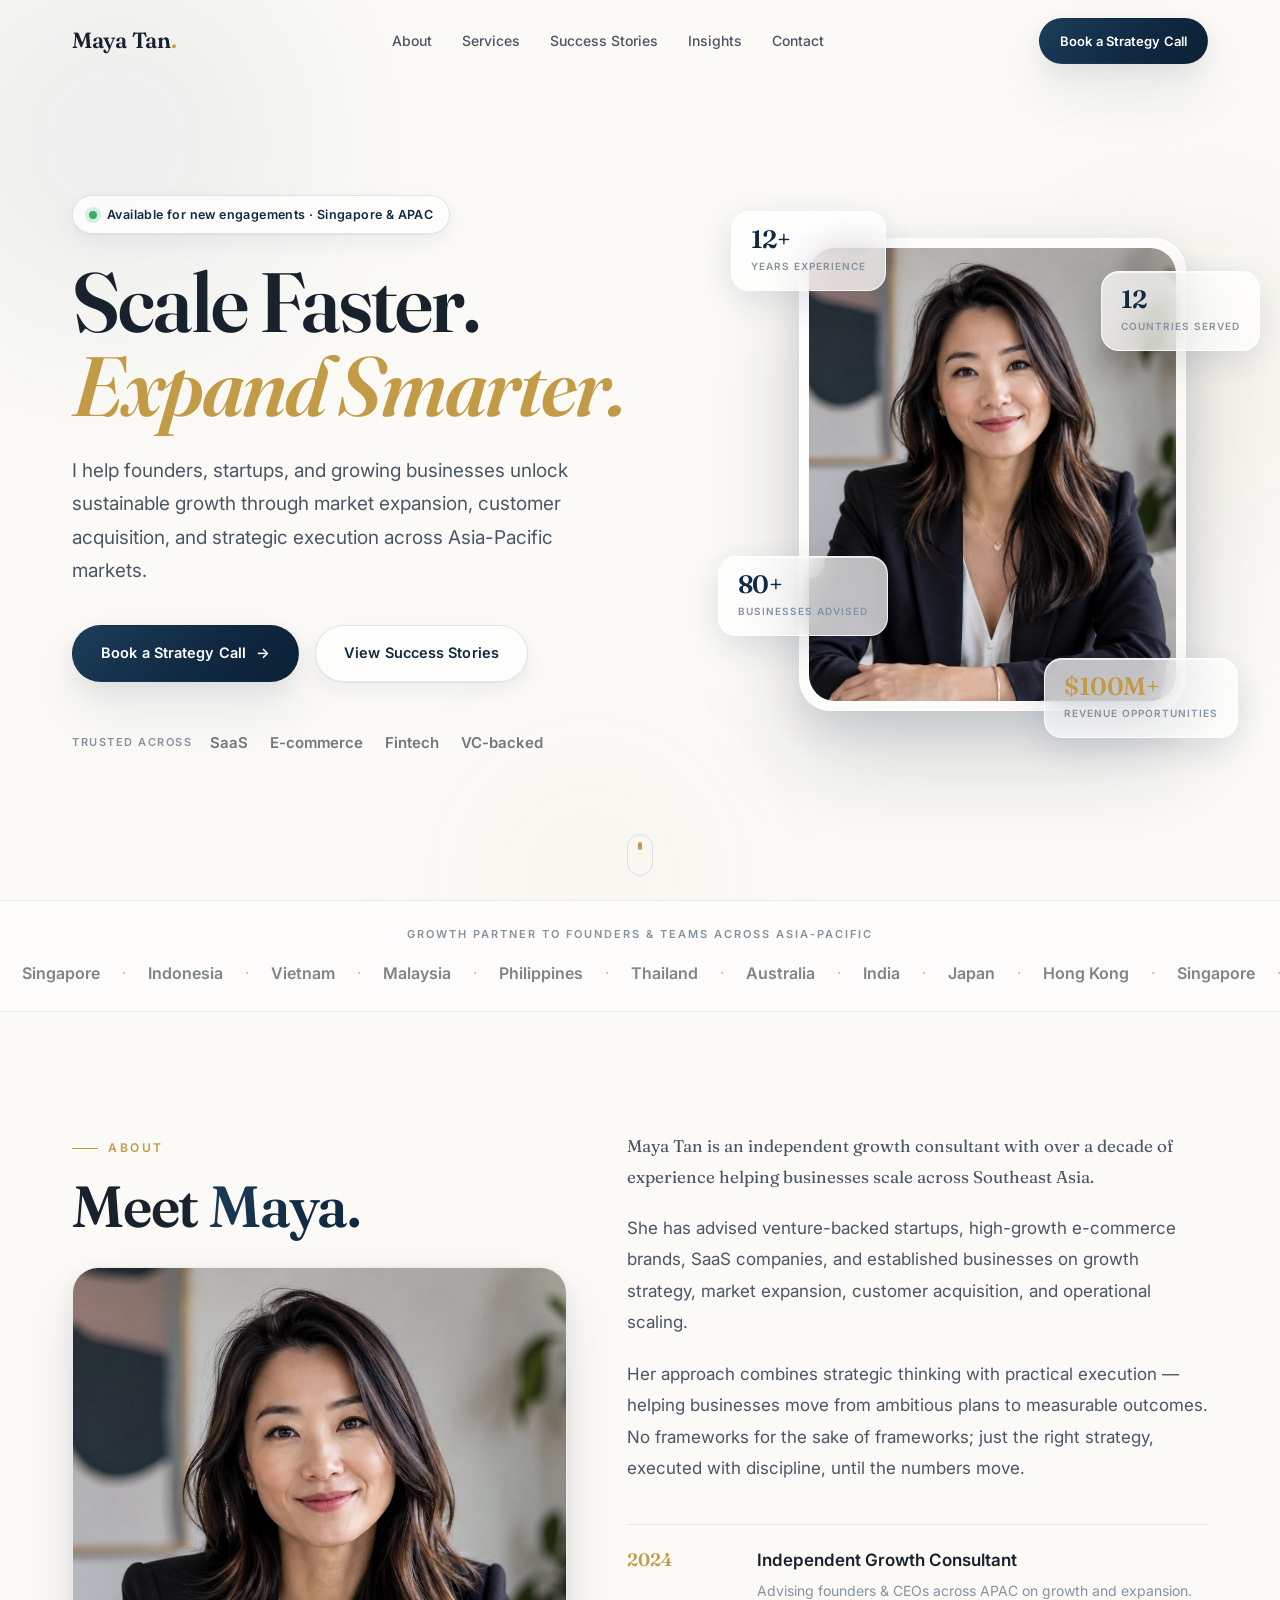
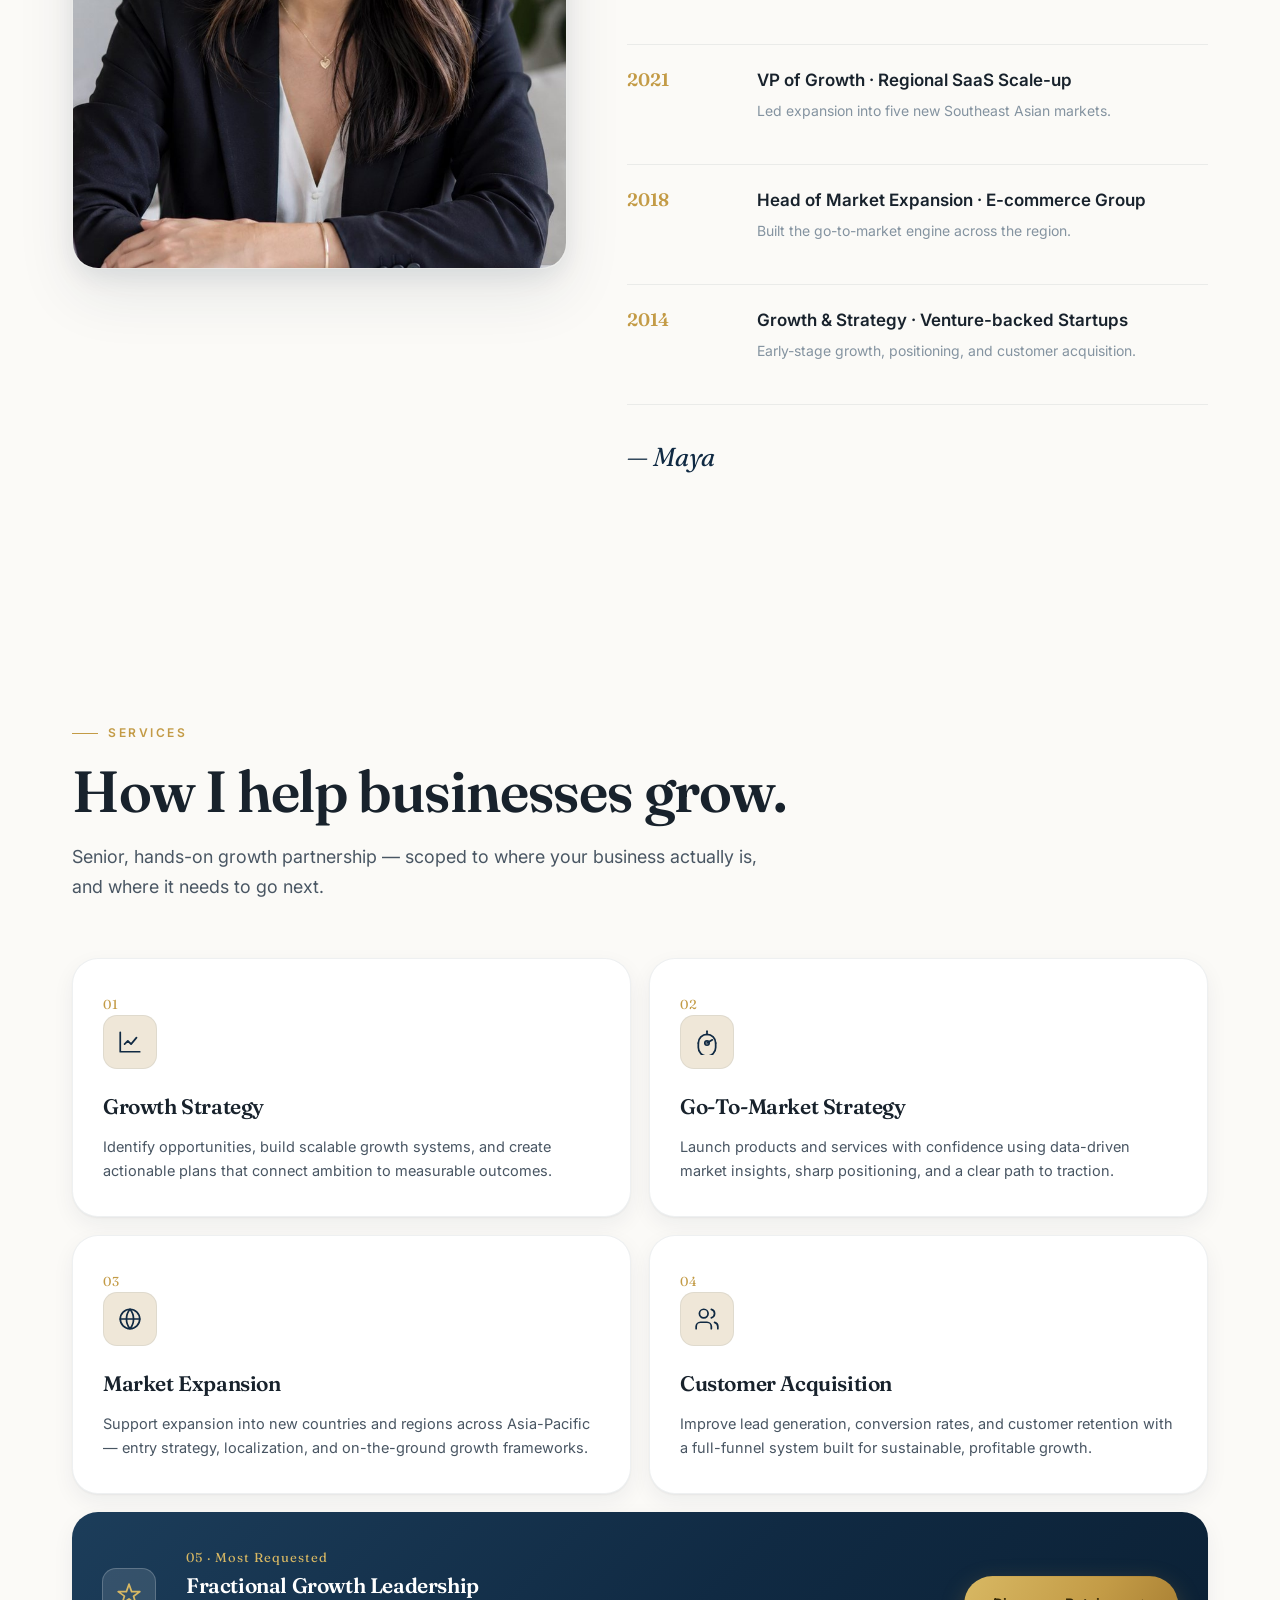
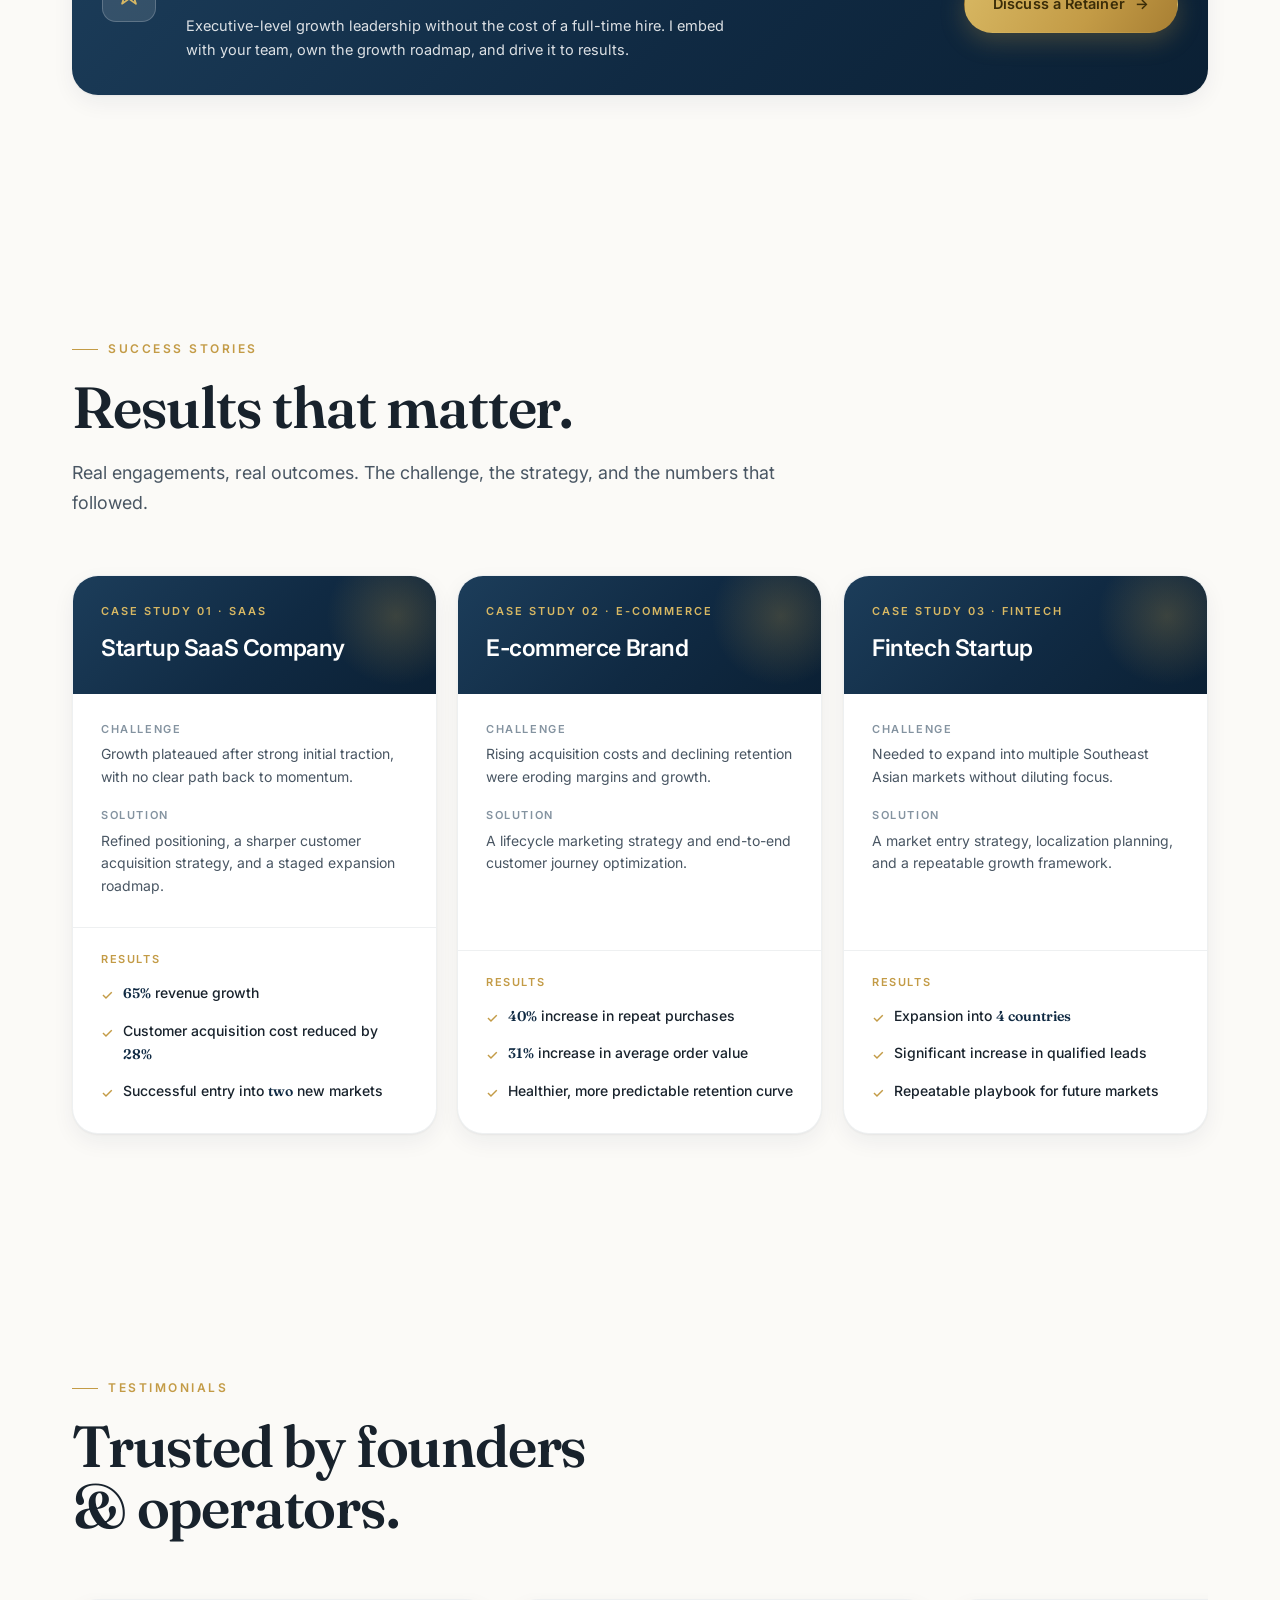
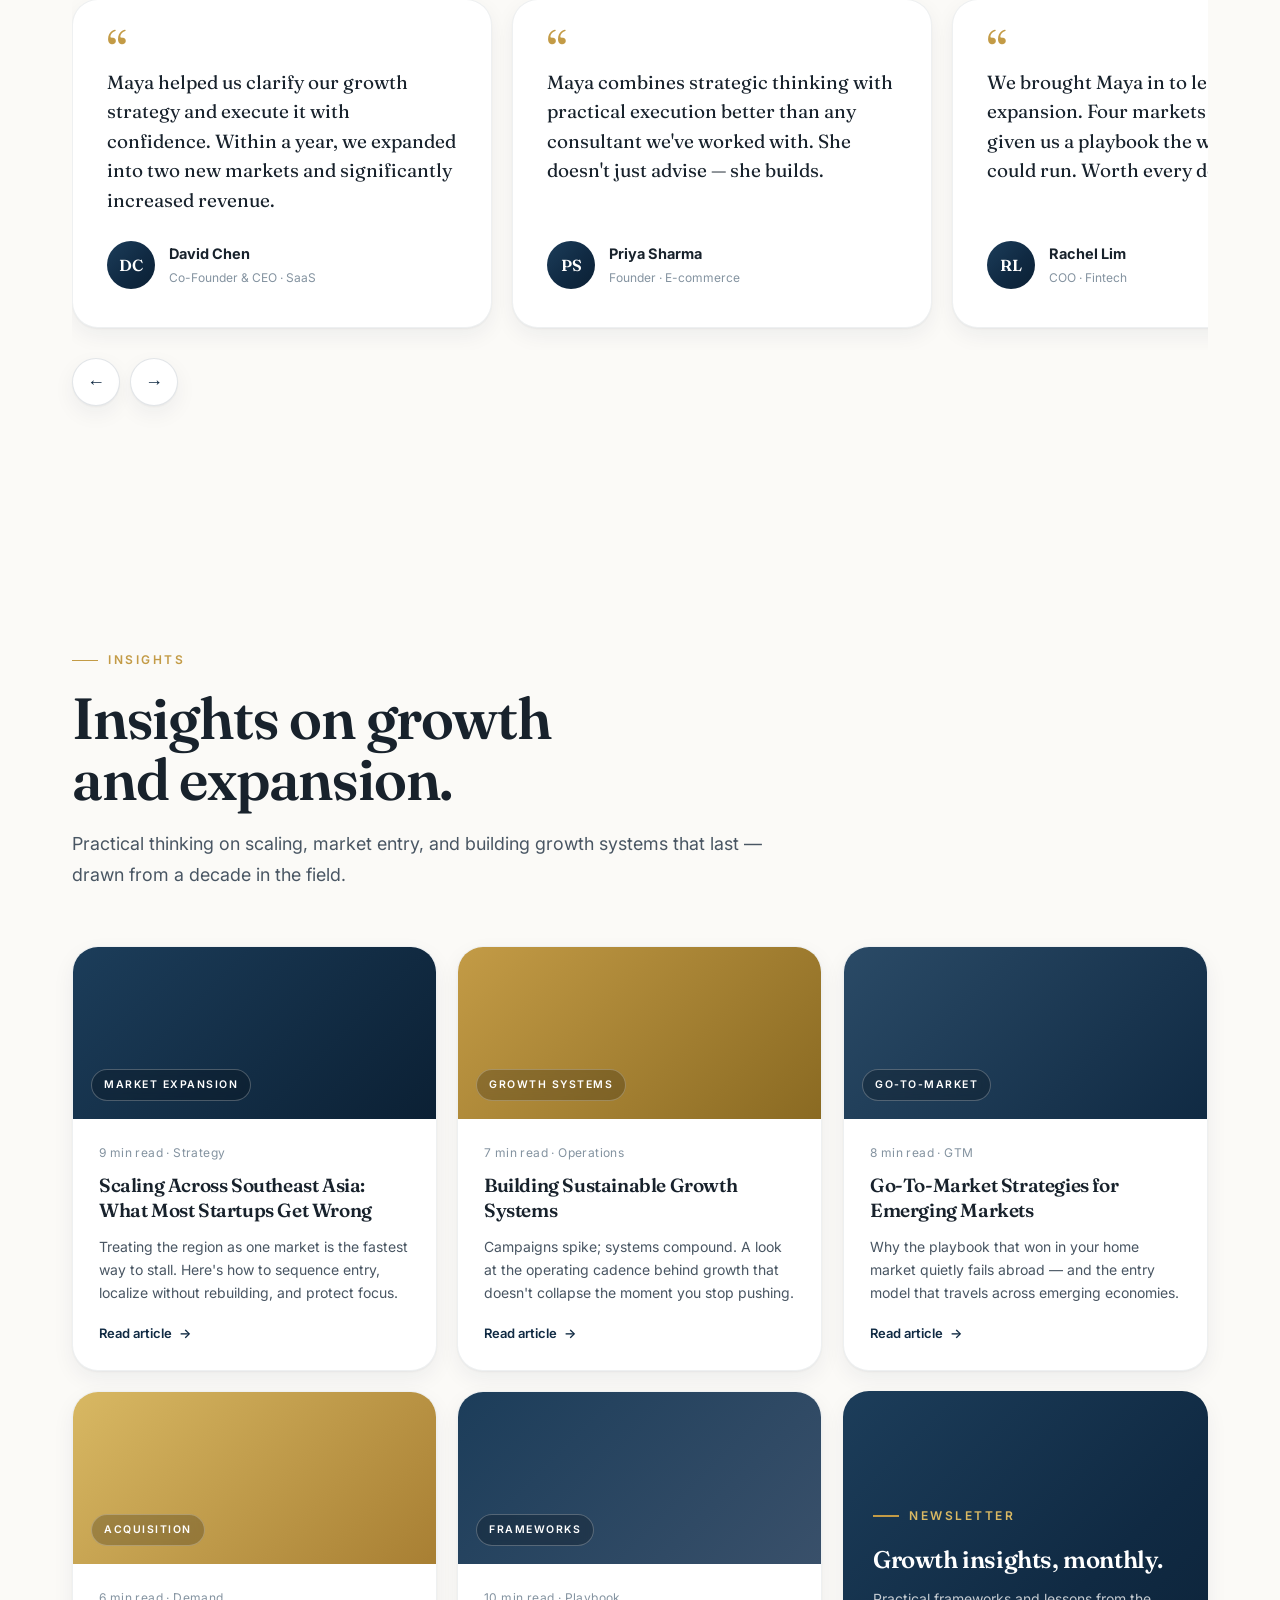
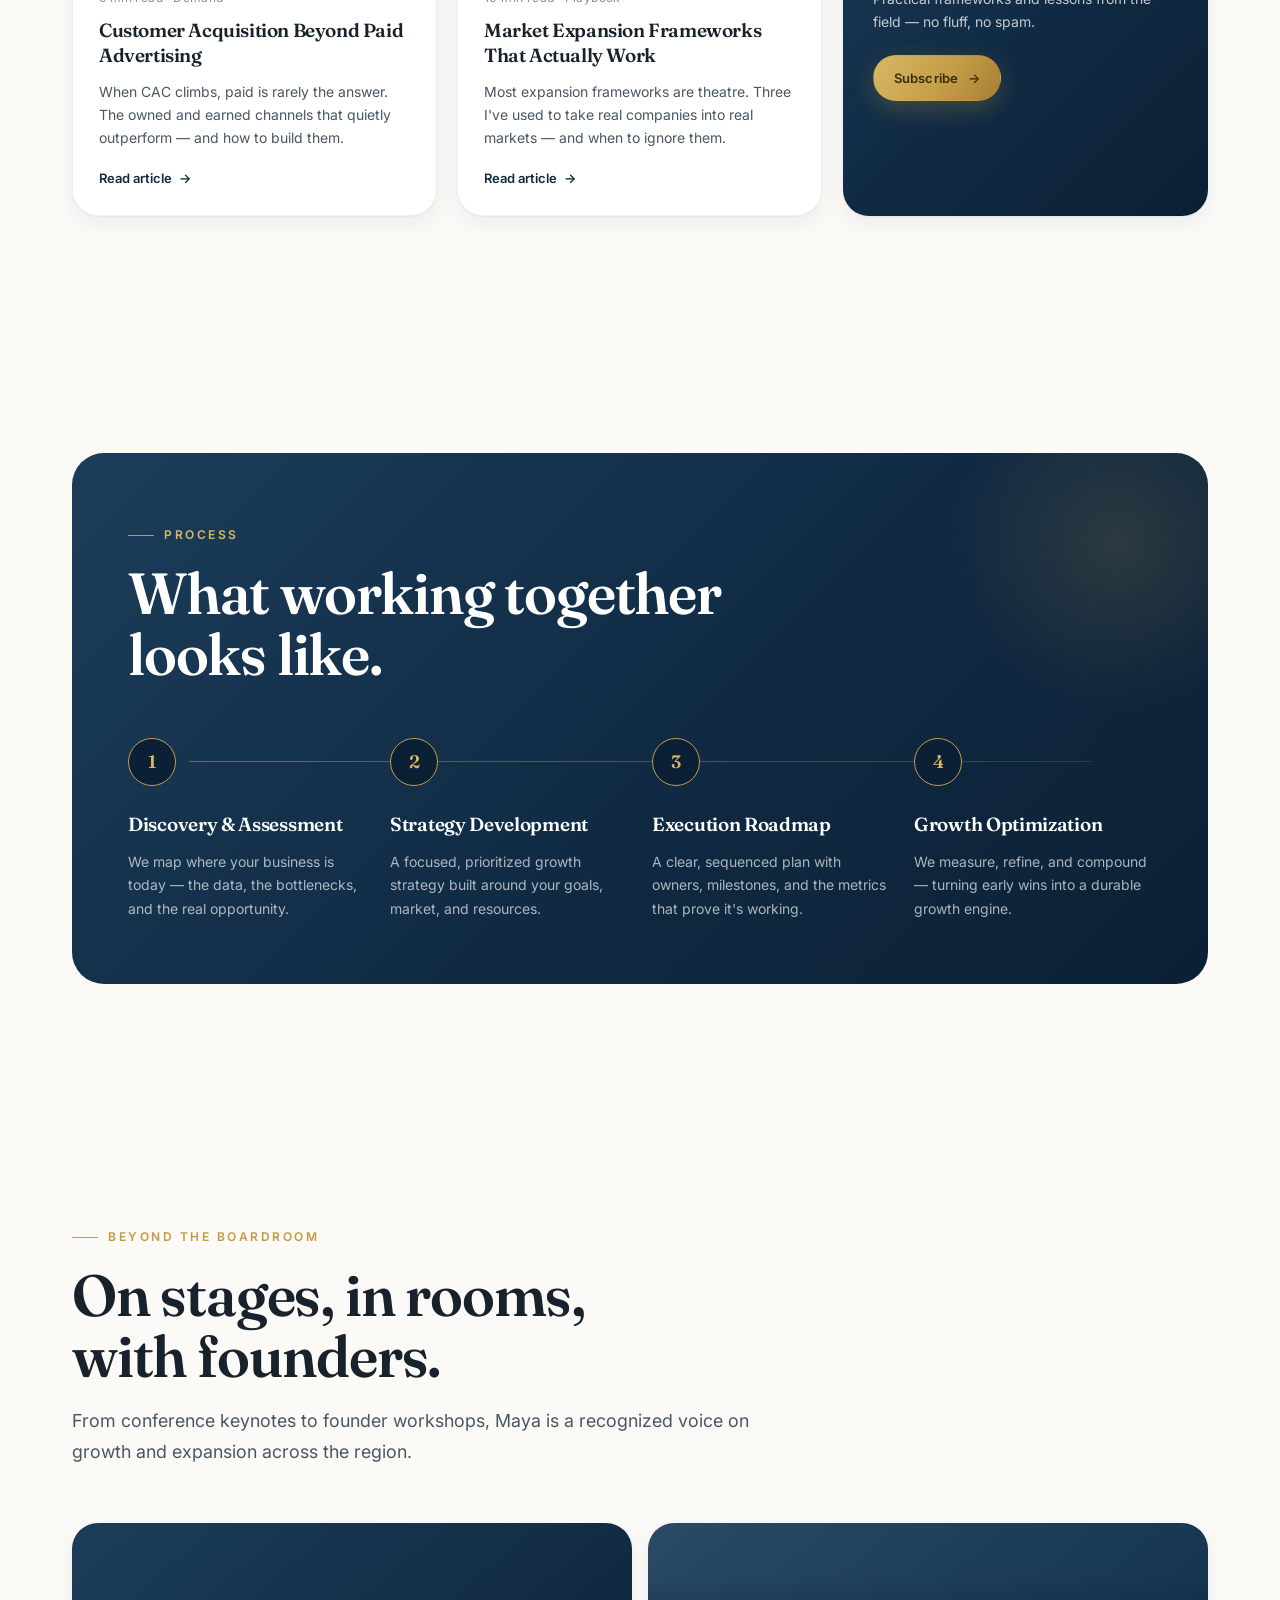
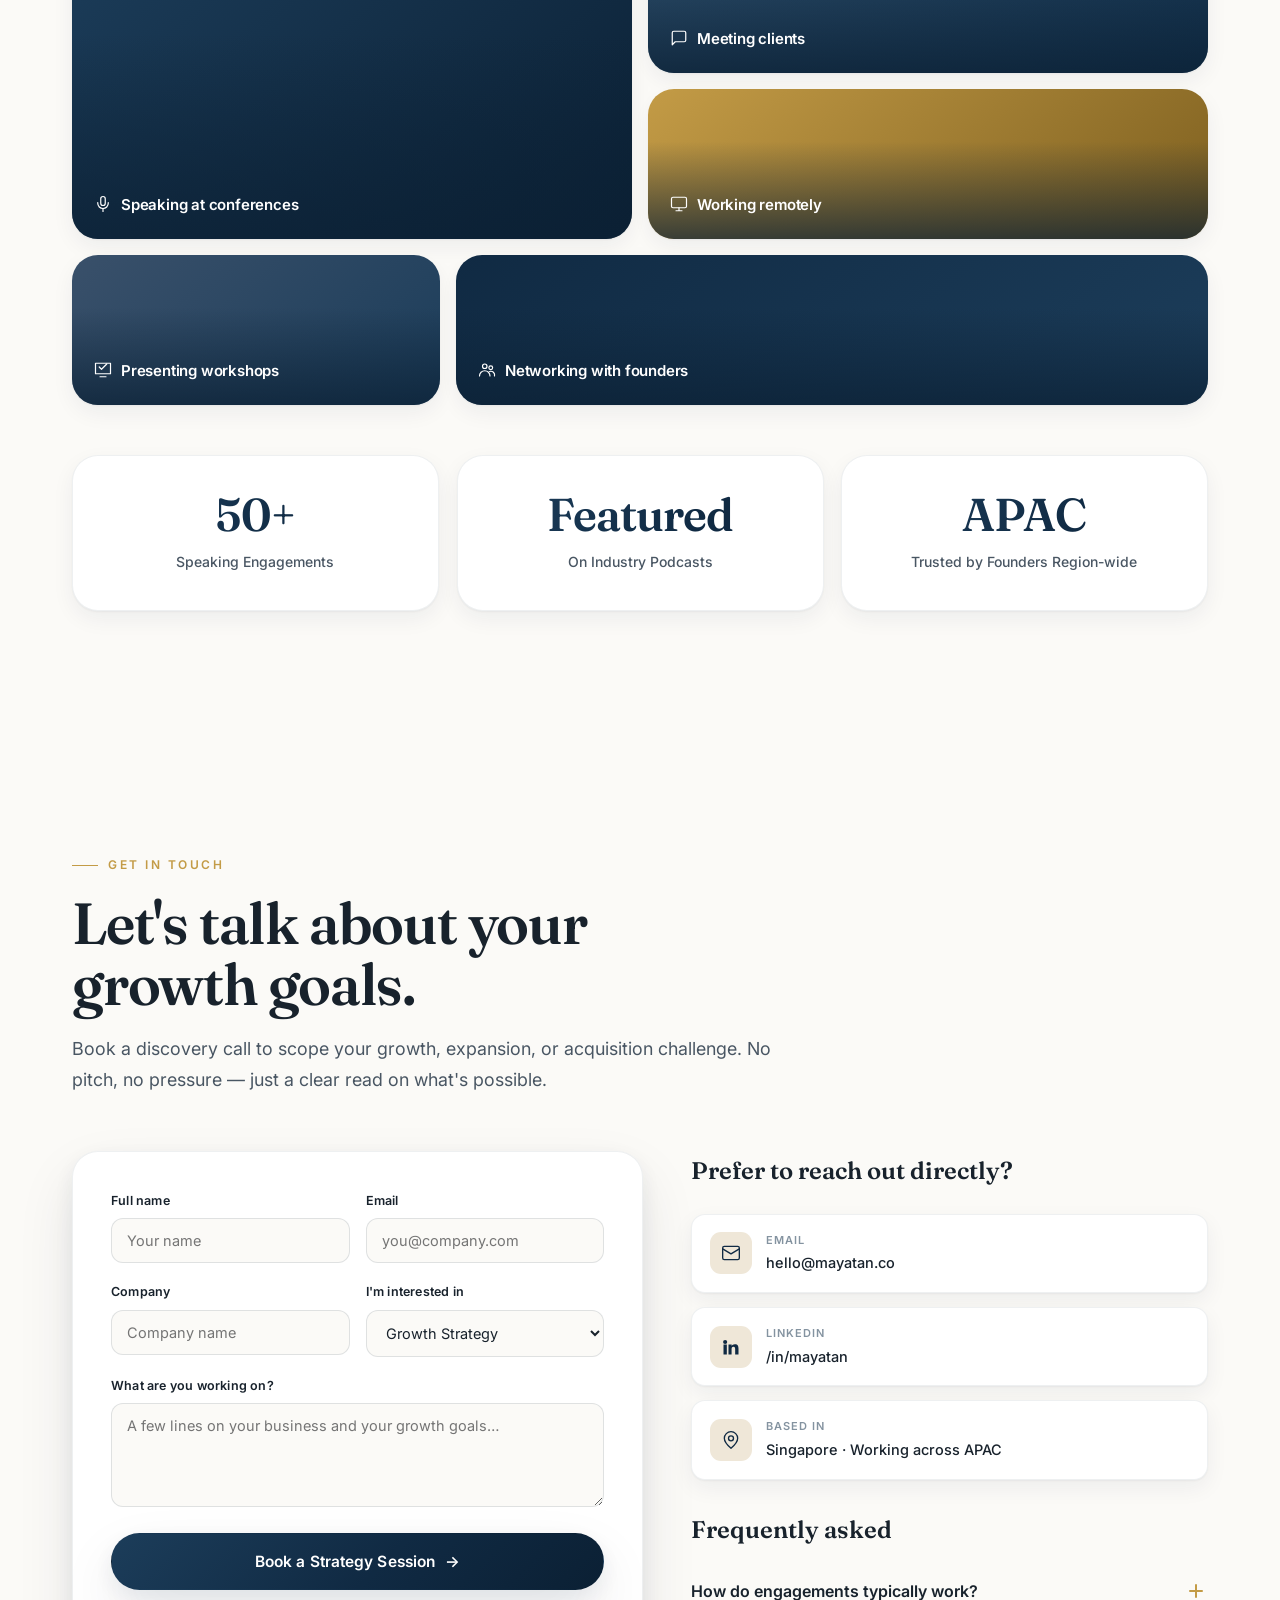
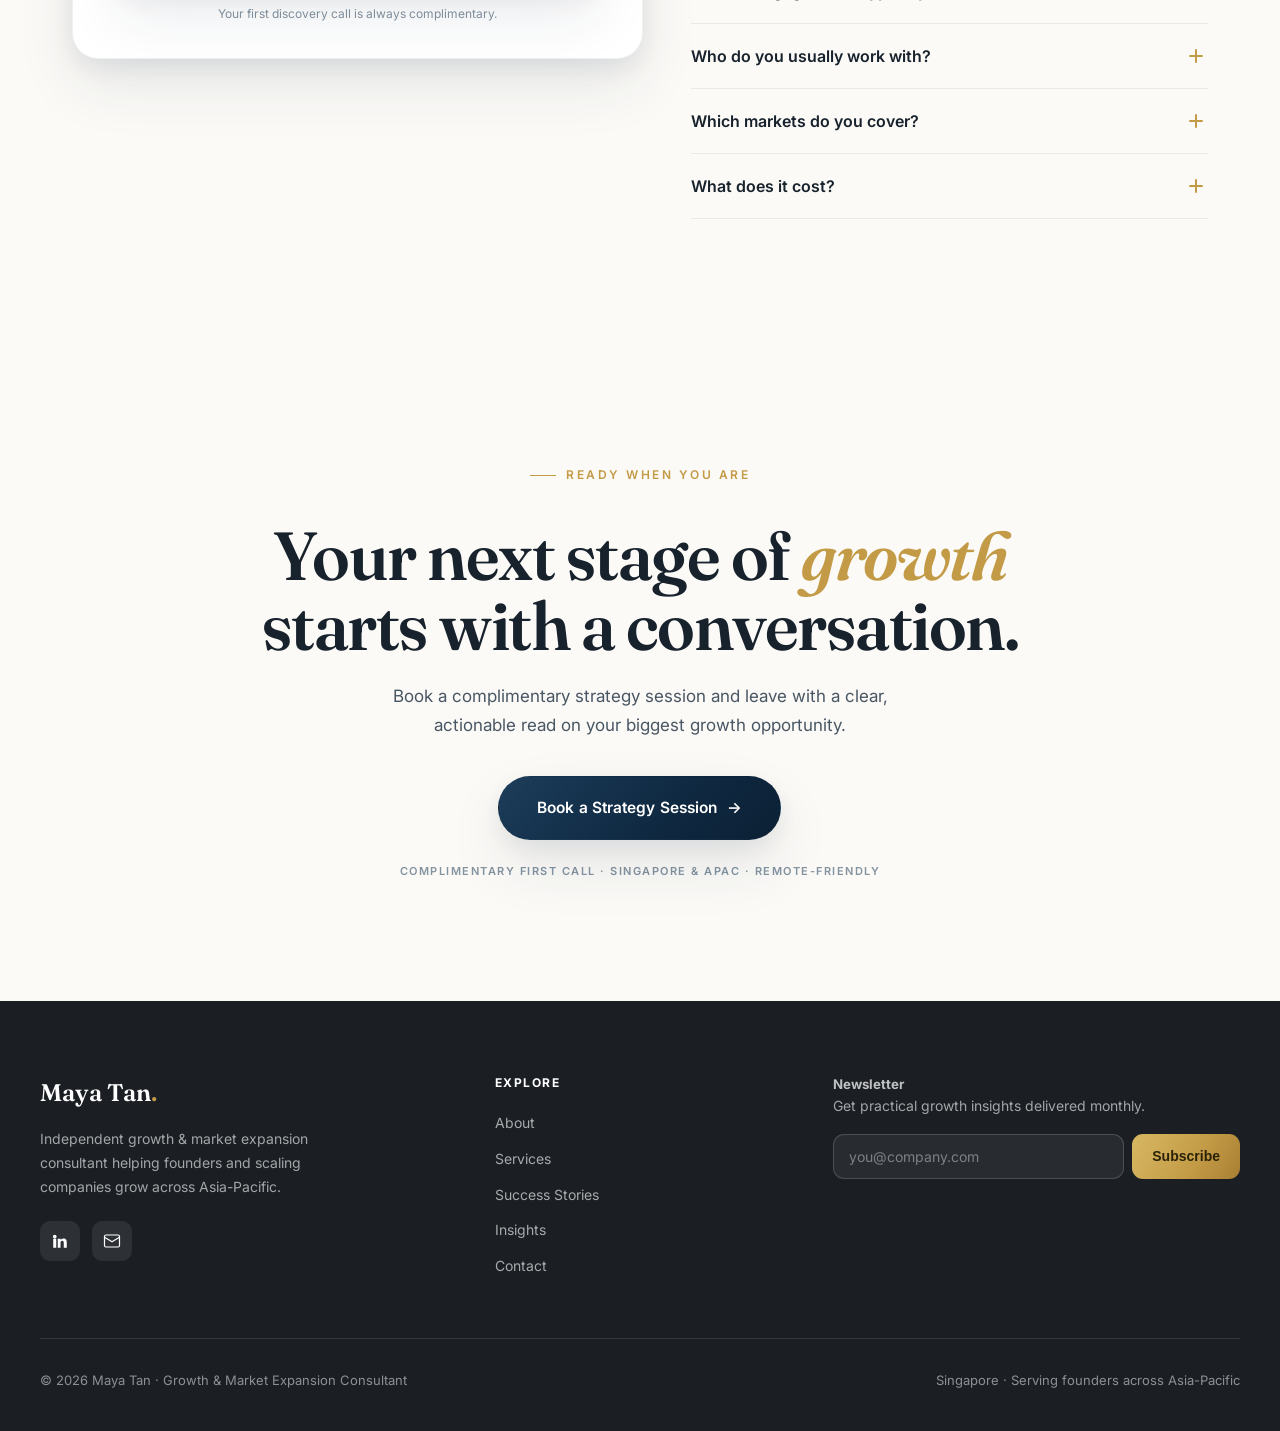
<file: maya-tan/index.html>
<!DOCTYPE html>
<html lang="en">
<head>
<meta charset="UTF-8">
<meta name="viewport" content="width=device-width, initial-scale=1.0">
<title>Maya Tan · Growth & Market Expansion Consultant</title>
<meta name="description" content="Maya Tan is an independent growth and market expansion consultant in Singapore, helping founders, startups, and scaling companies unlock sustainable growth across Asia-Pacific through strategy, customer acquisition, and execution.">
<meta name="author" content="Maya Tan">
<meta name="keywords" content="growth consultant, market expansion, Southeast Asia, go-to-market, customer acquisition, fractional growth leadership, startup advisor, Singapore consultant, APAC growth strategy">
<meta name="theme-color" content="#102a43">
<link rel="canonical" href="https://mayatan.co/">

<!-- Open Graph -->
<meta property="og:type" content="website">
<meta property="og:title" content="Maya Tan · Scale Faster. Expand Smarter.">
<meta property="og:description" content="Independent growth & market expansion consultant helping founders and scaling companies grow across Asia-Pacific.">
<meta property="og:locale" content="en_SG">
<meta name="twitter:card" content="summary_large_image">
<meta name="twitter:title" content="Maya Tan · Growth & Market Expansion Consultant">
<meta name="twitter:description" content="Helping founders, startups, and growing businesses unlock sustainable growth across Asia-Pacific.">

<link rel="icon" href="favicon.svg" type="image/svg+xml">
<link rel="preconnect" href="https://fonts.googleapis.com">
<link rel="preconnect" href="https://fonts.gstatic.com" crossorigin>
<link href="https://fonts.googleapis.com/css2?family=Fraunces:ital,opsz,wght@0,9..144,400;0,9..144,500;0,9..144,600;1,9..144,400;1,9..144,500&family=Inter:wght@300;400;500;600;700&display=swap" rel="stylesheet">
<link rel="stylesheet" href="styles.css">

<script type="application/ld+json">
{
  "@context": "https://schema.org",
  "@type": "Person",
  "name": "Maya Tan",
  "jobTitle": "Growth & Market Expansion Consultant",
  "description": "Independent growth consultant helping founders, startups, and scaling companies expand across Asia-Pacific.",
  "url": "https://mayatan.co/",
  "address": { "@type": "PostalAddress", "addressLocality": "Singapore", "addressCountry": "SG" },
  "knowsAbout": ["Growth Strategy", "Go-To-Market Strategy", "Market Expansion", "Customer Acquisition", "Fractional Growth Leadership"],
  "areaServed": "Asia-Pacific"
}
</script>
</head>
<body>

<!-- scroll progress -->
<div class="progress" aria-hidden="true"><span class="progress-bar"></span></div>

<!-- custom cursor -->
<div class="cursor-ring" aria-hidden="true"></div>
<div class="cursor-dot" aria-hidden="true"></div>

<!-- ambient background -->
<div class="ambient" aria-hidden="true">
  <span class="orb orb-1"></span>
  <span class="orb orb-2"></span>
  <span class="orb orb-3"></span>
</div>

<!-- NAV -->
<header class="nav" id="nav">
  <div class="nav-inner">
    <a href="#home" class="nav-logo">Maya Tan<span>.</span></a>
    <nav class="nav-links" aria-label="Primary">
      <a href="#about">About</a>
      <a href="#services">Services</a>
      <a href="#work">Success Stories</a>
      <a href="#insights">Insights</a>
      <a href="#contact">Contact</a>
    </nav>
    <a href="#contact" class="btn btn-primary btn-sm magnetic">Book a Strategy Call</a>
    <button class="nav-toggle" aria-label="Toggle menu" aria-expanded="false"><span></span><span></span></button>
  </div>
</header>

<!-- HERO -->
<section class="hero" id="home">
  <div class="hero-grid">
    <div class="hero-copy">
      <div class="hero-badge reveal"><span class="dot"></span> Available for new engagements · Singapore &amp; APAC</div>
      <h1 class="hero-h1 reveal" data-d="1">Scale Faster.<br><em>Expand Smarter.</em></h1>
      <p class="hero-sub reveal" data-d="2">I help founders, startups, and growing businesses unlock sustainable growth through market expansion, customer acquisition, and strategic execution across Asia-Pacific markets.</p>
      <div class="hero-actions reveal" data-d="3">
        <a href="#contact" class="btn btn-primary magnetic">Book a Strategy Call <span class="arr">→</span></a>
        <a href="#work" class="btn btn-ghost magnetic">View Success Stories</a>
      </div>
      <div class="hero-trust reveal" data-d="4">
        <span class="hero-trust-label">Trusted across</span>
        <div class="hero-trust-logos">
          <span>SaaS</span><span>E-commerce</span><span>Fintech</span><span>VC-backed</span>
        </div>
      </div>
    </div>

    <div class="hero-visual reveal" data-d="2">
      <div class="hero-stage" data-tilt-stage>
        <div class="hero-portrait" data-depth="0.06">
          <img src="images/maya.jpg" onerror="this.onerror=null;this.src='images/maya-portrait.svg'" alt="Portrait of Maya Tan, growth and market expansion consultant" width="860" height="1075" loading="eager" fetchpriority="high">
        </div>
        <div class="kpi kpi-1 glass" data-depth="0.16">
          <div class="kpi-num" data-target="12" data-suffix="+">0</div>
          <div class="kpi-label">Years Experience</div>
        </div>
        <div class="kpi kpi-2 glass" data-depth="0.12">
          <div class="kpi-num" data-target="80" data-suffix="+">0</div>
          <div class="kpi-label">Businesses Advised</div>
        </div>
        <div class="kpi kpi-3 glass" data-depth="0.2">
          <div class="kpi-num" data-target="12">0</div>
          <div class="kpi-label">Countries Served</div>
        </div>
        <div class="kpi kpi-4 glass" data-depth="0.1">
          <div class="kpi-num" data-target="100" data-prefix="$" data-suffix="M+">0</div>
          <div class="kpi-label">Revenue Opportunities</div>
        </div>
      </div>
    </div>
  </div>
  <a href="#trust" class="hero-scroll" aria-label="Scroll down"><span></span></a>
</section>

<!-- TRUST MARQUEE -->
<section class="trust" id="trust" aria-label="Markets and sectors served">
  <div class="trust-label">Growth partner to founders &amp; teams across Asia-Pacific</div>
  <div class="marquee">
    <div class="marquee-track">
      <span>Singapore</span><i>·</i><span>Indonesia</span><i>·</i><span>Vietnam</span><i>·</i><span>Malaysia</span><i>·</i><span>Philippines</span><i>·</i><span>Thailand</span><i>·</i><span>Australia</span><i>·</i><span>India</span><i>·</i><span>Japan</span><i>·</i><span>Hong Kong</span><i>·</i>
      <span>Singapore</span><i>·</i><span>Indonesia</span><i>·</i><span>Vietnam</span><i>·</i><span>Malaysia</span><i>·</i><span>Philippines</span><i>·</i><span>Thailand</span><i>·</i><span>Australia</span><i>·</i><span>India</span><i>·</i><span>Japan</span><i>·</i><span>Hong Kong</span><i>·</i>
    </div>
  </div>
</section>

<!-- ABOUT -->
<section class="section about" id="about">
  <div class="about-grid">
    <div class="about-head reveal">
      <div class="eyebrow">About</div>
      <h2 class="h2">Meet <span class="grad">Maya.</span></h2>
      <div class="about-portrait">
        <img src="images/maya.jpg" onerror="this.onerror=null;this.src='images/maya-about.svg'" alt="Maya Tan, growth consultant based in Singapore" width="600" height="600" loading="lazy">
      </div>
    </div>
    <div class="about-body reveal" data-d="1">
      <p class="about-lead">Maya Tan is an independent growth consultant with over a decade of experience helping businesses scale across Southeast Asia.</p>
      <p>She has advised venture-backed startups, high-growth e-commerce brands, SaaS companies, and established businesses on growth strategy, market expansion, customer acquisition, and operational scaling.</p>
      <p>Her approach combines strategic thinking with practical execution — helping businesses move from ambitious plans to measurable outcomes. No frameworks for the sake of frameworks; just the right strategy, executed with discipline, until the numbers move.</p>

      <div class="milestones">
        <div class="ms-item"><div class="ms-year">2024</div><div class="ms-body"><h4>Independent Growth Consultant</h4><p>Advising founders &amp; CEOs across APAC on growth and expansion.</p></div></div>
        <div class="ms-item"><div class="ms-year">2021</div><div class="ms-body"><h4>VP of Growth · Regional SaaS Scale-up</h4><p>Led expansion into five new Southeast Asian markets.</p></div></div>
        <div class="ms-item"><div class="ms-year">2018</div><div class="ms-body"><h4>Head of Market Expansion · E-commerce Group</h4><p>Built the go-to-market engine across the region.</p></div></div>
        <div class="ms-item"><div class="ms-year">2014</div><div class="ms-body"><h4>Growth &amp; Strategy · Venture-backed Startups</h4><p>Early-stage growth, positioning, and customer acquisition.</p></div></div>
      </div>
      <div class="about-sign">— Maya</div>
    </div>
  </div>
</section>

<!-- SERVICES -->
<section class="section" id="services">
  <div class="section-head reveal">
    <div class="eyebrow">Services</div>
    <h2 class="h2">How I help businesses grow.</h2>
    <p class="lead">Senior, hands-on growth partnership — scoped to where your business actually is, and where it needs to go next.</p>
  </div>
  <div class="services-grid">
    <article class="service-card tilt reveal">
      <div class="service-num">01</div>
      <div class="service-icon" aria-hidden="true"><svg viewBox="0 0 24 24" fill="none" stroke="currentColor" stroke-width="1.6" stroke-linecap="round" stroke-linejoin="round"><path d="M3 3v18h18"/><path d="M7 14l3-3 3 3 5-6"/></svg></div>
      <h3 class="service-title">Growth Strategy</h3>
      <p class="service-desc">Identify opportunities, build scalable growth systems, and create actionable plans that connect ambition to measurable outcomes.</p>
    </article>
    <article class="service-card tilt reveal" data-d="1">
      <div class="service-num">02</div>
      <div class="service-icon" aria-hidden="true"><svg viewBox="0 0 24 24" fill="none" stroke="currentColor" stroke-width="1.6" stroke-linecap="round" stroke-linejoin="round"><path d="M4 13a8 8 0 0 1 8-8 8 8 0 0 1 8 8"/><path d="M12 5V2"/><path d="M12 13l5-3"/><circle cx="12" cy="13" r="2"/><path d="M4 13v4a8 8 0 0 0 16 0v-4"/></svg></div>
      <h3 class="service-title">Go-To-Market Strategy</h3>
      <p class="service-desc">Launch products and services with confidence using data-driven market insights, sharp positioning, and a clear path to traction.</p>
    </article>
    <article class="service-card tilt reveal" data-d="2">
      <div class="service-num">03</div>
      <div class="service-icon" aria-hidden="true"><svg viewBox="0 0 24 24" fill="none" stroke="currentColor" stroke-width="1.6" stroke-linecap="round" stroke-linejoin="round"><circle cx="12" cy="12" r="9"/><path d="M3 12h18"/><path d="M12 3a14 14 0 0 1 0 18 14 14 0 0 1 0-18z"/></svg></div>
      <h3 class="service-title">Market Expansion</h3>
      <p class="service-desc">Support expansion into new countries and regions across Asia-Pacific — entry strategy, localization, and on-the-ground growth frameworks.</p>
    </article>
    <article class="service-card tilt reveal">
      <div class="service-num">04</div>
      <div class="service-icon" aria-hidden="true"><svg viewBox="0 0 24 24" fill="none" stroke="currentColor" stroke-width="1.6" stroke-linecap="round" stroke-linejoin="round"><path d="M16 21v-2a4 4 0 0 0-4-4H6a4 4 0 0 0-4 4v2"/><circle cx="9" cy="7" r="4"/><path d="M22 21v-2a4 4 0 0 0-3-3.87"/><path d="M16 3.13a4 4 0 0 1 0 7.75"/></svg></div>
      <h3 class="service-title">Customer Acquisition</h3>
      <p class="service-desc">Improve lead generation, conversion rates, and customer retention with a full-funnel system built for sustainable, profitable growth.</p>
    </article>
    <article class="service-card feature tilt-soft reveal" data-d="1">
      <div class="service-icon" aria-hidden="true"><svg viewBox="0 0 24 24" fill="none" stroke="currentColor" stroke-width="1.6" stroke-linecap="round" stroke-linejoin="round"><path d="M12 2l2.4 6.9H22l-5.8 4.3 2.2 7-6.4-4.6L5.6 20l2.2-7L2 8.9h7.6z"/></svg></div>
      <div>
        <div class="service-num" style="color:var(--gold-soft)">05 · Most Requested</div>
        <h3 class="service-title">Fractional Growth Leadership</h3>
        <p class="service-desc">Executive-level growth leadership without the cost of a full-time hire. I embed with your team, own the growth roadmap, and drive it to results.</p>
      </div>
      <a href="#contact" class="btn btn-gold service-cta magnetic">Discuss a Retainer <span class="arr">→</span></a>
    </article>
  </div>
</section>

<!-- SUCCESS STORIES -->
<section class="section" id="work">
  <div class="section-head reveal">
    <div class="eyebrow">Success Stories</div>
    <h2 class="h2">Results that matter.</h2>
    <p class="lead">Real engagements, real outcomes. The challenge, the strategy, and the numbers that followed.</p>
  </div>
  <div class="cases">
    <article class="case tilt-soft reveal">
      <div class="case-top">
        <div class="case-kicker">Case Study 01 · SaaS</div>
        <div class="case-name">Startup SaaS Company</div>
      </div>
      <div class="case-body">
        <div class="case-block"><h4>Challenge</h4><p>Growth plateaued after strong initial traction, with no clear path back to momentum.</p></div>
        <div class="case-block"><h4>Solution</h4><p>Refined positioning, a sharper customer acquisition strategy, and a staged expansion roadmap.</p></div>
      </div>
      <div class="case-results">
        <h4>Results</h4>
        <div class="case-result"><span class="chk">✓</span><span><span class="case-metric">65%</span> revenue growth</span></div>
        <div class="case-result"><span class="chk">✓</span><span>Customer acquisition cost reduced by <span class="case-metric">28%</span></span></div>
        <div class="case-result"><span class="chk">✓</span><span>Successful entry into <span class="case-metric">two</span> new markets</span></div>
      </div>
    </article>

    <article class="case tilt-soft reveal" data-d="1">
      <div class="case-top">
        <div class="case-kicker">Case Study 02 · E-commerce</div>
        <div class="case-name">E-commerce Brand</div>
      </div>
      <div class="case-body">
        <div class="case-block"><h4>Challenge</h4><p>Rising acquisition costs and declining retention were eroding margins and growth.</p></div>
        <div class="case-block"><h4>Solution</h4><p>A lifecycle marketing strategy and end-to-end customer journey optimization.</p></div>
      </div>
      <div class="case-results">
        <h4>Results</h4>
        <div class="case-result"><span class="chk">✓</span><span><span class="case-metric">40%</span> increase in repeat purchases</span></div>
        <div class="case-result"><span class="chk">✓</span><span><span class="case-metric">31%</span> increase in average order value</span></div>
        <div class="case-result"><span class="chk">✓</span><span>Healthier, more predictable retention curve</span></div>
      </div>
    </article>

    <article class="case tilt-soft reveal" data-d="2">
      <div class="case-top">
        <div class="case-kicker">Case Study 03 · Fintech</div>
        <div class="case-name">Fintech Startup</div>
      </div>
      <div class="case-body">
        <div class="case-block"><h4>Challenge</h4><p>Needed to expand into multiple Southeast Asian markets without diluting focus.</p></div>
        <div class="case-block"><h4>Solution</h4><p>A market entry strategy, localization planning, and a repeatable growth framework.</p></div>
      </div>
      <div class="case-results">
        <h4>Results</h4>
        <div class="case-result"><span class="chk">✓</span><span>Expansion into <span class="case-metric">4 countries</span></span></div>
        <div class="case-result"><span class="chk">✓</span><span>Significant increase in qualified leads</span></div>
        <div class="case-result"><span class="chk">✓</span><span>Repeatable playbook for future markets</span></div>
      </div>
    </article>
  </div>
</section>

<!-- TESTIMONIALS -->
<section class="section" id="testimonials">
  <div class="section-head reveal">
    <div class="eyebrow">Testimonials</div>
    <h2 class="h2">Trusted by founders<br>&amp; operators.</h2>
  </div>
  <div class="tcarousel reveal" data-d="1">
    <div class="tcarousel-track">
      <figure class="tcard">
        <div><div class="quote-mark">&ldquo;</div>
        <blockquote>Maya helped us clarify our growth strategy and execute it with confidence. Within a year, we expanded into two new markets and significantly increased revenue.</blockquote></div>
        <figcaption><span class="avatar" aria-hidden="true">DC</span><span><b>David Chen</b><i>Co-Founder &amp; CEO · SaaS</i></span></figcaption>
      </figure>
      <figure class="tcard">
        <div><div class="quote-mark">&ldquo;</div>
        <blockquote>Maya combines strategic thinking with practical execution better than any consultant we've worked with. She doesn't just advise — she builds.</blockquote></div>
        <figcaption><span class="avatar" aria-hidden="true">PS</span><span><b>Priya Sharma</b><i>Founder · E-commerce</i></span></figcaption>
      </figure>
      <figure class="tcard">
        <div><div class="quote-mark">&ldquo;</div>
        <blockquote>We brought Maya in to lead our APAC expansion. Four markets later, she'd given us a playbook the whole team could run. Worth every dollar.</blockquote></div>
        <figcaption><span class="avatar" aria-hidden="true">RL</span><span><b>Rachel Lim</b><i>COO · Fintech</i></span></figcaption>
      </figure>
      <figure class="tcard">
        <div><div class="quote-mark">&ldquo;</div>
        <blockquote>As an early investor, I introduce Maya to nearly every portfolio company facing a growth inflection. She moves the numbers and the team grows up around her.</blockquote></div>
        <figcaption><span class="avatar" aria-hidden="true">JT</span><span><b>James Tanaka</b><i>Partner · Venture Capital</i></span></figcaption>
      </figure>
      <figure class="tcard">
        <div><div class="quote-mark">&ldquo;</div>
        <blockquote>Our acquisition costs were spiraling. Maya rebuilt the funnel and our retention strategy, and the change showed up in the P&amp;L within a quarter.</blockquote></div>
        <figcaption><span class="avatar" aria-hidden="true">AK</span><span><b>Aisha Karim</b><i>CMO · Consumer Brand</i></span></figcaption>
      </figure>
    </div>
    <div class="tcarousel-ctrl">
      <button class="tprev magnetic" aria-label="Previous testimonial">←</button>
      <button class="tnext magnetic" aria-label="Next testimonial">→</button>
    </div>
  </div>
</section>

<!-- INSIGHTS / THOUGHT LEADERSHIP -->
<section class="section" id="insights">
  <div class="section-head reveal">
    <div class="eyebrow">Insights</div>
    <h2 class="h2">Insights on growth<br>and expansion.</h2>
    <p class="lead">Practical thinking on scaling, market entry, and building growth systems that last — drawn from a decade in the field.</p>
  </div>
  <div class="insights-grid">
    <article class="post tilt-soft reveal">
      <a href="#contact" class="post-thumb post-thumb-1"><i></i><span>Market Expansion</span></a>
      <div class="post-body">
        <div class="post-meta">9 min read · Strategy</div>
        <h3 class="post-title">Scaling Across Southeast Asia: What Most Startups Get Wrong</h3>
        <p class="post-excerpt">Treating the region as one market is the fastest way to stall. Here's how to sequence entry, localize without rebuilding, and protect focus.</p>
        <a href="#contact" class="post-link">Read article <span class="arr">→</span></a>
      </div>
    </article>
    <article class="post tilt-soft reveal" data-d="1">
      <a href="#contact" class="post-thumb post-thumb-2"><i></i><span>Growth Systems</span></a>
      <div class="post-body">
        <div class="post-meta">7 min read · Operations</div>
        <h3 class="post-title">Building Sustainable Growth Systems</h3>
        <p class="post-excerpt">Campaigns spike; systems compound. A look at the operating cadence behind growth that doesn't collapse the moment you stop pushing.</p>
        <a href="#contact" class="post-link">Read article <span class="arr">→</span></a>
      </div>
    </article>
    <article class="post tilt-soft reveal" data-d="2">
      <a href="#contact" class="post-thumb post-thumb-3"><i></i><span>Go-To-Market</span></a>
      <div class="post-body">
        <div class="post-meta">8 min read · GTM</div>
        <h3 class="post-title">Go-To-Market Strategies for Emerging Markets</h3>
        <p class="post-excerpt">Why the playbook that won in your home market quietly fails abroad — and the entry model that travels across emerging economies.</p>
        <a href="#contact" class="post-link">Read article <span class="arr">→</span></a>
      </div>
    </article>
    <article class="post tilt-soft reveal">
      <a href="#contact" class="post-thumb post-thumb-4"><i></i><span>Acquisition</span></a>
      <div class="post-body">
        <div class="post-meta">6 min read · Demand</div>
        <h3 class="post-title">Customer Acquisition Beyond Paid Advertising</h3>
        <p class="post-excerpt">When CAC climbs, paid is rarely the answer. The owned and earned channels that quietly outperform — and how to build them.</p>
        <a href="#contact" class="post-link">Read article <span class="arr">→</span></a>
      </div>
    </article>
    <article class="post tilt-soft reveal" data-d="1">
      <a href="#contact" class="post-thumb post-thumb-5"><i></i><span>Frameworks</span></a>
      <div class="post-body">
        <div class="post-meta">10 min read · Playbook</div>
        <h3 class="post-title">Market Expansion Frameworks That Actually Work</h3>
        <p class="post-excerpt">Most expansion frameworks are theatre. Three I've used to take real companies into real markets — and when to ignore them.</p>
        <a href="#contact" class="post-link">Read article <span class="arr">→</span></a>
      </div>
    </article>
    <article class="post reveal" data-d="2" style="background:var(--grad-navy); border:none; color:#fff; justify-content:center; align-items:flex-start; padding:34px 30px;">
      <div class="eyebrow" style="color:var(--gold-soft)">Newsletter</div>
      <h3 class="post-title" style="color:#fff; font-size:24px; margin-bottom:12px;">Growth insights, monthly.</h3>
      <p class="post-excerpt" style="color:rgba(255,255,255,0.75); flex:none; margin-bottom:22px;">Practical frameworks and lessons from the field — no fluff, no spam.</p>
      <a href="#contact" class="btn btn-gold btn-sm magnetic">Subscribe <span class="arr">→</span></a>
    </article>
  </div>
</section>

<!-- WORK PROCESS -->
<section class="section">
  <div class="process reveal">
    <div class="section-head" style="margin-bottom:0; max-width:680px;">
      <div class="eyebrow">Process</div>
      <h2 class="h2">What working together<br>looks like.</h2>
    </div>
    <div class="process-steps">
      <div class="pstep">
        <div class="pstep-num">1</div>
        <h3>Discovery &amp; Assessment</h3>
        <p>We map where your business is today — the data, the bottlenecks, and the real opportunity.</p>
      </div>
      <div class="pstep">
        <div class="pstep-num">2</div>
        <h3>Strategy Development</h3>
        <p>A focused, prioritized growth strategy built around your goals, market, and resources.</p>
      </div>
      <div class="pstep">
        <div class="pstep-num">3</div>
        <h3>Execution Roadmap</h3>
        <p>A clear, sequenced plan with owners, milestones, and the metrics that prove it's working.</p>
      </div>
      <div class="pstep">
        <div class="pstep-num">4</div>
        <h3>Growth Optimization</h3>
        <p>We measure, refine, and compound — turning early wins into a durable growth engine.</p>
      </div>
    </div>
  </div>
</section>

<!-- PERSONAL BRAND -->
<section class="section" id="brand">
  <div class="section-head reveal">
    <div class="eyebrow">Beyond the Boardroom</div>
    <h2 class="h2">On stages, in rooms,<br>with founders.</h2>
    <p class="lead">From conference keynotes to founder workshops, Maya is a recognized voice on growth and expansion across the region.</p>
  </div>
  <div class="pbrand-grid reveal" data-d="1">
    <div class="pb-tile pb-a"><span class="pb-label"><svg viewBox="0 0 24 24" fill="none" stroke="currentColor" stroke-width="1.6" stroke-linecap="round" stroke-linejoin="round"><path d="M12 2a3 3 0 0 0-3 3v6a3 3 0 0 0 6 0V5a3 3 0 0 0-3-3z"/><path d="M19 10v1a7 7 0 0 1-14 0v-1"/><path d="M12 18v4"/></svg> Speaking at conferences</span></div>
    <div class="pb-tile pb-b"><span class="pb-label"><svg viewBox="0 0 24 24" fill="none" stroke="currentColor" stroke-width="1.6" stroke-linecap="round" stroke-linejoin="round"><path d="M21 15a2 2 0 0 1-2 2H7l-4 4V5a2 2 0 0 1 2-2h14a2 2 0 0 1 2 2z"/></svg> Meeting clients</span></div>
    <div class="pb-tile pb-c"><span class="pb-label"><svg viewBox="0 0 24 24" fill="none" stroke="currentColor" stroke-width="1.6" stroke-linecap="round" stroke-linejoin="round"><rect x="2" y="3" width="20" height="14" rx="2"/><path d="M8 21h8M12 17v4"/></svg> Working remotely</span></div>
    <div class="pb-tile pb-d"><span class="pb-label"><svg viewBox="0 0 24 24" fill="none" stroke="currentColor" stroke-width="1.6" stroke-linecap="round" stroke-linejoin="round"><path d="M2 3h20v14H2z"/><path d="M8 21h8M7 8l3 3 7-7"/></svg> Presenting workshops</span></div>
    <div class="pb-tile pb-e"><span class="pb-label"><svg viewBox="0 0 24 24" fill="none" stroke="currentColor" stroke-width="1.6" stroke-linecap="round" stroke-linejoin="round"><circle cx="9" cy="7" r="3"/><circle cx="17" cy="9" r="2.5"/><path d="M2 20a7 7 0 0 1 14 0M15.5 14a5 5 0 0 1 6.5 6"/></svg> Networking with founders</span></div>
  </div>
  <div class="pbrand-stats">
    <div class="pbstat reveal"><div class="pbstat-num" data-target="50" data-suffix="+">0</div><div class="pbstat-label">Speaking Engagements</div></div>
    <div class="pbstat reveal" data-d="1"><div class="pbstat-num">Featured</div><div class="pbstat-label">On Industry Podcasts</div></div>
    <div class="pbstat reveal" data-d="2"><div class="pbstat-num">APAC</div><div class="pbstat-label">Trusted by Founders Region-wide</div></div>
  </div>
</section>

<!-- BOOKING / CONTACT -->
<section class="section" id="contact">
  <div class="section-head reveal">
    <div class="eyebrow">Get in Touch</div>
    <h2 class="h2">Let's talk about your<br>growth goals.</h2>
    <p class="lead">Book a discovery call to scope your growth, expansion, or acquisition challenge. No pitch, no pressure — just a clear read on what's possible.</p>
  </div>

  <div class="book-grid">
    <div class="book-form reveal">
      <div class="form-success" id="formSuccess">Thank you — your request is in. Maya will be in touch within two business days to schedule your strategy session.</div>
      <form id="bookForm" novalidate>
        <div class="field-row">
          <div class="field"><label for="bf-name">Full name</label><input id="bf-name" name="name" type="text" placeholder="Your name" required></div>
          <div class="field"><label for="bf-email">Email</label><input id="bf-email" name="email" type="email" placeholder="you@company.com" required></div>
        </div>
        <div class="field-row">
          <div class="field"><label for="bf-company">Company</label><input id="bf-company" name="company" type="text" placeholder="Company name"></div>
          <div class="field"><label for="bf-topic">I'm interested in</label>
            <select id="bf-topic" name="topic">
              <option>Growth Strategy</option>
              <option>Go-To-Market Strategy</option>
              <option>Market Expansion</option>
              <option>Customer Acquisition</option>
              <option>Fractional Growth Leadership</option>
            </select>
          </div>
        </div>
        <div class="field"><label for="bf-msg">What are you working on?</label><textarea id="bf-msg" name="message" placeholder="A few lines on your business and your growth goals…"></textarea></div>
        <button type="submit" class="btn btn-primary btn-block btn-lg magnetic">Book a Strategy Session <span class="arr">→</span></button>
        <p class="form-note">Your first discovery call is always complimentary.</p>
      </form>
    </div>

    <div class="book-side reveal" data-d="1">
      <h3>Prefer to reach out directly?</h3>
      <div class="contact-list">
        <a class="contact-item" href="mailto:hello@mayatan.co">
          <span class="contact-ico"><svg viewBox="0 0 24 24" fill="none" stroke="currentColor" stroke-width="1.6" stroke-linecap="round" stroke-linejoin="round"><rect x="2" y="4" width="20" height="16" rx="2"/><path d="m22 7-10 6L2 7"/></svg></span>
          <span><span class="ci-label">Email</span><span class="ci-val">hello@mayatan.co</span></span>
        </a>
        <a class="contact-item" href="https://www.linkedin.com/" target="_blank" rel="noopener">
          <span class="contact-ico"><svg viewBox="0 0 24 24" fill="currentColor"><path d="M4.98 3.5a2.5 2.5 0 1 1 0 5 2.5 2.5 0 0 1 0-5zM3 9h4v12H3zM9 9h3.8v1.7h.05c.53-1 1.83-2.05 3.77-2.05C20.4 8.65 21 11 21 14.1V21h-4v-6.1c0-1.45-.03-3.3-2-3.3-2 0-2.3 1.57-2.3 3.2V21H9z"/></svg></span>
          <span><span class="ci-label">LinkedIn</span><span class="ci-val">/in/mayatan</span></span>
        </a>
        <a class="contact-item" href="#contact">
          <span class="contact-ico"><svg viewBox="0 0 24 24" fill="none" stroke="currentColor" stroke-width="1.6" stroke-linecap="round" stroke-linejoin="round"><circle cx="12" cy="10" r="3"/><path d="M12 2a8 8 0 0 0-8 8c0 5.25 8 12 8 12s8-6.75 8-12a8 8 0 0 0-8-8z"/></svg></span>
          <span><span class="ci-label">Based in</span><span class="ci-val">Singapore · Working across APAC</span></span>
        </a>
      </div>

      <h3 style="margin-top:6px;">Frequently asked</h3>
      <div class="faq">
        <div class="faq-item">
          <button class="faq-q" aria-expanded="false">How do engagements typically work?<span class="ico" aria-hidden="true"></span></button>
          <div class="faq-a"><p>Most clients start with a focused strategy sprint, then continue on a monthly retainer or fractional growth-leadership basis. We scope the right format on the discovery call.</p></div>
        </div>
        <div class="faq-item">
          <button class="faq-q" aria-expanded="false">Who do you usually work with?<span class="ico" aria-hidden="true"></span></button>
          <div class="faq-a"><p>Founders, CEOs, and leadership teams at venture-backed startups, e-commerce brands, SaaS companies, and scaling businesses — typically post-traction and preparing to grow or expand.</p></div>
        </div>
        <div class="faq-item">
          <button class="faq-q" aria-expanded="false">Which markets do you cover?<span class="ico" aria-hidden="true"></span></button>
          <div class="faq-a"><p>Singapore and the wider Asia-Pacific region — including Indonesia, Vietnam, Malaysia, the Philippines, Thailand, and beyond.</p></div>
        </div>
        <div class="faq-item">
          <button class="faq-q" aria-expanded="false">What does it cost?<span class="ico" aria-hidden="true"></span></button>
          <div class="faq-a"><p>Engagements are priced to the scope and outcome rather than the hour. The discovery call is complimentary, and you'll get a clear proposal before anything begins.</p></div>
        </div>
      </div>
    </div>
  </div>
</section>

<!-- CTA -->
<section class="cta">
  <div class="cta-inner reveal">
    <div class="eyebrow" style="justify-content:center;">Ready When You Are</div>
    <h2 class="cta-title">Your next stage of <em>growth</em><br>starts with a conversation.</h2>
    <p class="cta-desc">Book a complimentary strategy session and leave with a clear, actionable read on your biggest growth opportunity.</p>
    <a href="#contact" class="btn btn-primary btn-lg magnetic">Book a Strategy Session <span class="arr">→</span></a>
    <div class="cta-note">Complimentary first call · Singapore &amp; APAC · Remote-friendly</div>
  </div>
</section>

<!-- FOOTER -->
<footer class="footer">
  <div class="footer-inner">
    <div class="footer-top">
      <div class="footer-brand">
        <div class="footer-logo">Maya Tan<span>.</span></div>
        <p class="footer-tag">Independent growth &amp; market expansion consultant helping founders and scaling companies grow across Asia-Pacific.</p>
        <div class="footer-social">
          <a href="https://www.linkedin.com/" target="_blank" rel="noopener" aria-label="LinkedIn"><svg viewBox="0 0 24 24" fill="currentColor"><path d="M4.98 3.5a2.5 2.5 0 1 1 0 5 2.5 2.5 0 0 1 0-5zM3 9h4v12H3zM9 9h3.8v1.7h.05c.53-1 1.83-2.05 3.77-2.05C20.4 8.65 21 11 21 14.1V21h-4v-6.1c0-1.45-.03-3.3-2-3.3-2 0-2.3 1.57-2.3 3.2V21H9z"/></svg></a>
          <a href="mailto:hello@mayatan.co" aria-label="Email"><svg viewBox="0 0 24 24" fill="none" stroke="currentColor" stroke-width="1.6" stroke-linecap="round" stroke-linejoin="round"><rect x="2" y="4" width="20" height="16" rx="2"/><path d="m22 7-10 6L2 7"/></svg></a>
        </div>
      </div>
      <div class="footer-col">
        <h5>Explore</h5>
        <a href="#about">About</a>
        <a href="#services">Services</a>
        <a href="#work">Success Stories</a>
        <a href="#insights">Insights</a>
        <a href="#contact">Contact</a>
      </div>
      <div class="footer-news">
        <h5>Newsletter</h5>
        <p>Get practical growth insights delivered monthly.</p>
        <form class="news-form" id="newsForm">
          <input type="email" name="email" placeholder="you@company.com" aria-label="Email address" required>
          <button type="submit">Subscribe</button>
        </form>
        <div class="news-ok" id="newsOk">You're in — thanks for subscribing.</div>
      </div>
    </div>
    <div class="footer-bottom">
      <div>© <span id="year">2026</span> Maya Tan · Growth &amp; Market Expansion Consultant</div>
      <div>Singapore · Serving founders across Asia-Pacific</div>
    </div>
  </div>
</footer>

<script src="app.js" defer></script>
</body>
</html>
</file>
<file: maya-tan/styles.css>
/* ============================================================
   Maya Tan · Growth & Market Expansion Consultant
   Premium personal-brand design system
   Palette: White · Charcoal · Deep Navy · Warm Beige · Gold
   Type: Fraunces (display) + Inter (UI/body)
   ============================================================ */
:root {
  --white: #ffffff;
  --paper: #fbfaf7;        /* warm off-white page base */
  --beige: #efe7d8;        /* warm beige */
  --beige-2: #e6dcc7;
  --navy: #102a43;         /* deep navy (primary) */
  --navy-2: #1c3d5a;
  --navy-deep: #0b2034;
  --charcoal: #1b1f24;     /* charcoal ink */
  --gold: #c39b46;         /* minimal gold accent */
  --gold-soft: #d8b863;

  --bg: var(--paper);
  --ink: #18222c;
  --text: #495663;
  --muted: #8493a0;
  --line: rgba(16,42,67,0.12);
  --line-soft: rgba(16,42,67,0.07);

  --grad-navy: linear-gradient(135deg, #1c3d5a 0%, #102a43 55%, #0b2034 100%);
  --grad-text: linear-gradient(120deg, #1c3d5a 0%, #102a43 70%);
  --grad-gold: linear-gradient(120deg, #d8b863 0%, #c39b46 60%, #a87f33 100%);

  --glass-bg: rgba(255,255,255,0.72);
  --glass-brd: rgba(255,255,255,0.8);

  --sh-1: 0 1px 2px rgba(16,42,67,0.05), 0 8px 22px rgba(16,42,67,0.06);
  --sh-2: 0 8px 24px rgba(16,42,67,0.08), 0 26px 60px rgba(16,42,67,0.09);
  --sh-3: 0 16px 40px rgba(16,42,67,0.12), 0 48px 100px rgba(11,32,52,0.16);
  --sh-glass: 0 10px 36px rgba(16,42,67,0.13), inset 0 1px 0 rgba(255,255,255,0.7);

  --r-sm: 12px;
  --r: 18px;
  --r-lg: 26px;
  --ease: cubic-bezier(0.22, 1, 0.36, 1);
  --maxw: 1200px;
}

* { margin:0; padding:0; box-sizing:border-box; }
html { scroll-behavior:smooth; -webkit-font-smoothing:antialiased; text-rendering:optimizeLegibility; }
body {
  font-family:'Inter', -apple-system, BlinkMacSystemFont, 'Segoe UI', sans-serif;
  background:var(--bg);
  color:var(--text);
  line-height:1.7;
  overflow-x:hidden;
}
img, svg { display:block; max-width:100%; }
a { color:var(--navy); text-decoration:none; }
::selection { background:rgba(16,42,67,0.14); color:var(--navy); }

h1,h2,h3,h4,.display { font-family:'Fraunces', Georgia, 'Times New Roman', serif; color:var(--ink); font-weight:600; }

/* ---------- ambient background ---------- */
.ambient { position:fixed; inset:0; z-index:-1; overflow:hidden; pointer-events:none; }
.orb { position:absolute; border-radius:50%; filter:blur(64px); opacity:0.5; }
.orb-1 { width:46vw; height:46vw; left:-14vw; top:-12vw; background:radial-gradient(circle, rgba(28,61,90,0.16), transparent 70%); }
.orb-2 { width:40vw; height:40vw; right:-12vw; top:14vh; background:radial-gradient(circle, rgba(239,231,216,0.85), transparent 70%); }
.orb-3 { width:32vw; height:32vw; left:30vw; bottom:-14vw; background:radial-gradient(circle, rgba(195,155,70,0.10), transparent 70%); }

/* ---------- scroll progress ---------- */
.progress { position:fixed; top:0; left:0; right:0; height:3px; z-index:200; background:transparent; }
.progress-bar { display:block; height:100%; width:0%; background:var(--grad-navy); box-shadow:0 0 12px rgba(16,42,67,0.35); }

/* ---------- custom cursor ---------- */
.cursor-dot, .cursor-ring { position:fixed; top:0; left:0; z-index:300; pointer-events:none; border-radius:50%; transform:translate(-50%,-50%); opacity:0; }
.cursor-dot { width:6px; height:6px; background:var(--gold); }
.cursor-ring { width:38px; height:38px; border:1.5px solid rgba(16,42,67,0.4); transition:width .25s var(--ease), height .25s var(--ease), background .25s; }
.cursor-ring.hover { width:62px; height:62px; background:rgba(16,42,67,0.06); }
body.cursor-on { cursor:none; }
body.cursor-on a, body.cursor-on button { cursor:none; }
@media (pointer:coarse){ .cursor-dot,.cursor-ring{ display:none; } }

/* ---------- buttons ---------- */
.btn {
  display:inline-flex; align-items:center; justify-content:center; gap:10px;
  font-family:'Inter',sans-serif; font-weight:600; font-size:14.5px; letter-spacing:0.1px;
  padding:15px 28px; border-radius:100px; border:1px solid transparent;
  transition:transform .3s var(--ease), box-shadow .3s var(--ease), background .3s, color .3s, border-color .3s;
  will-change:transform; cursor:pointer;
}
.btn .arr { transition:transform .3s var(--ease); }
.btn:hover .arr { transform:translateX(4px); }
.btn-primary { background:var(--grad-navy); color:#fff; box-shadow:var(--sh-2); }
.btn-primary:hover { box-shadow:var(--sh-3); }
.btn-ghost { background:rgba(255,255,255,0.7); color:var(--navy); border-color:var(--line); box-shadow:var(--sh-1); }
.btn-ghost:hover { background:#fff; border-color:rgba(16,42,67,0.28); }
.btn-gold { background:var(--grad-gold); color:#3a2c08; box-shadow:0 8px 24px rgba(195,155,70,0.28); }
.btn-gold:hover { box-shadow:0 14px 34px rgba(195,155,70,0.38); }
.btn-sm { padding:11px 20px; font-size:13px; }
.btn-lg { padding:18px 38px; font-size:15.5px; }
.btn-block { width:100%; }

/* ---------- nav ---------- */
.nav { position:fixed; top:0; left:0; right:0; z-index:150; transition:all .35s var(--ease); padding:18px 0; }
.nav.scrolled { padding:10px 0; background:rgba(251,250,247,0.9); backdrop-filter:saturate(1.4) blur(12px); -webkit-backdrop-filter:saturate(1.4) blur(12px); border-bottom:1px solid var(--line-soft); box-shadow:0 4px 20px rgba(16,42,67,0.05); }
.nav-inner { max-width:var(--maxw); margin:0 auto; padding:0 32px; display:flex; align-items:center; justify-content:space-between; gap:24px; }
.nav-logo { font-family:'Fraunces',serif; font-weight:600; font-size:22px; color:var(--ink); letter-spacing:-0.3px; }
.nav-logo span { color:var(--gold); }
.nav-links { display:flex; gap:30px; }
.nav-links a { font-size:14px; font-weight:500; color:var(--text); position:relative; }
.nav-links a::after { content:''; position:absolute; left:0; bottom:-5px; width:0; height:2px; background:var(--gold); transition:width .3s var(--ease); }
.nav-links a:hover { color:var(--navy); }
.nav-links a:hover::after { width:100%; }
.nav-toggle { display:none; flex-direction:column; gap:5px; background:none; border:none; padding:8px; cursor:pointer; }
.nav-toggle span { width:24px; height:2px; background:var(--ink); transition:.3s var(--ease); }

/* ---------- layout / sections ---------- */
.section { max-width:var(--maxw); margin:0 auto; padding:118px 32px; }
.section-sm { padding:84px 32px; }
.section-head { max-width:720px; margin-bottom:56px; }
.section-head.center { margin-left:auto; margin-right:auto; text-align:center; }
.eyebrow { font-family:'Inter',sans-serif; font-size:12px; font-weight:600; letter-spacing:2.5px; text-transform:uppercase; color:var(--gold); margin-bottom:18px; display:inline-flex; align-items:center; gap:10px; }
.eyebrow::before { content:''; width:26px; height:1.5px; background:var(--gold); display:inline-block; }
.section-head.center .eyebrow { justify-content:center; }
.h2 { font-size:clamp(32px,4.6vw,58px); font-weight:600; line-height:1.04; letter-spacing:-1.2px; }
.lead { font-size:clamp(16px,1.4vw,19px); color:var(--text); margin-top:20px; line-height:1.7; }
.grad { background:var(--grad-text); -webkit-background-clip:text; background-clip:text; -webkit-text-fill-color:transparent; }
.italic-accent { font-style:italic; color:var(--gold); }

/* frosted panels (opaque translucency, cheap) */
.glass { background:var(--glass-bg); backdrop-filter:blur(14px) saturate(1.3); -webkit-backdrop-filter:blur(14px) saturate(1.3); border:1px solid var(--glass-brd); box-shadow:var(--sh-glass); }

/* ---------- hero ---------- */
.hero { position:relative; min-height:100vh; display:flex; align-items:center; padding:130px 32px 80px; max-width:var(--maxw); margin:0 auto; }
.hero-grid { display:grid; grid-template-columns:1.05fr 0.95fr; gap:54px; align-items:center; width:100%; }
.hero-badge { display:inline-flex; align-items:center; gap:10px; font-size:12.5px; font-weight:600; letter-spacing:0.4px; color:var(--navy); background:rgba(255,255,255,0.7); border:1px solid var(--line); padding:8px 16px; border-radius:100px; margin-bottom:26px; box-shadow:var(--sh-1); }
.hero-badge .dot { width:8px; height:8px; border-radius:50%; background:#3aaf6a; box-shadow:0 0 0 4px rgba(58,175,106,0.18); }
.hero-h1 { font-size:clamp(44px,6.6vw,84px); font-weight:600; line-height:1.0; letter-spacing:-2px; color:var(--ink); }
.hero-h1 em { font-style:italic; color:var(--gold); }
.hero-sub { font-size:clamp(16px,1.5vw,19px); color:var(--text); max-width:540px; margin:26px 0 38px; line-height:1.75; }
.hero-actions { display:flex; gap:16px; flex-wrap:wrap; }
.hero-trust { margin-top:48px; display:flex; align-items:center; gap:18px; flex-wrap:wrap; }
.hero-trust-label { font-size:11px; letter-spacing:1.5px; text-transform:uppercase; color:var(--muted); font-weight:600; }
.hero-trust-logos { display:flex; gap:22px; flex-wrap:wrap; }
.hero-trust-logos span { font-weight:600; font-size:15px; color:var(--ink); opacity:0.6; transition:opacity .3s; }
.hero-trust-logos span:hover { opacity:1; }

.hero-visual { perspective:1500px; }
.hero-stage { position:relative; transform-style:preserve-3d; aspect-ratio:4/5; max-width:430px; margin-left:auto; }
.hero-portrait { position:absolute; inset:6% 5%; border-radius:calc(var(--r-lg) + 6px); padding:9px; background:linear-gradient(150deg, rgba(255,255,255,0.7), rgba(255,255,255,0.25)); border:1px solid rgba(255,255,255,0.75); box-shadow:var(--sh-3), inset 0 1px 0 rgba(255,255,255,0.7); transform-style:preserve-3d; animation:floatcard 6.5s ease-in-out infinite; }
.hero-portrait img { width:100%; height:100%; object-fit:cover; object-position:center 20%; border-radius:var(--r-lg); }
@keyframes floatcard { 0%,100%{ transform:translateY(0); } 50%{ transform:translateY(-10px); } }

.kpi { position:absolute; padding:15px 19px; border-radius:var(--r); z-index:3; animation:floatcard 7s ease-in-out infinite; }
.kpi-num { font-family:'Fraunces',serif; font-size:25px; font-weight:600; color:var(--navy); line-height:1; letter-spacing:-0.5px; }
.kpi-label { font-size:10px; letter-spacing:1px; text-transform:uppercase; color:var(--muted); margin-top:6px; font-weight:600; }
.kpi-1 { top:1%; left:-11%; animation-delay:-0.5s; }
.kpi-2 { bottom:20%; left:-14%; animation-delay:-2.6s; }
.kpi-3 { top:12%; right:-12%; animation-delay:-3.8s; }
.kpi-4 { bottom:1%; right:-7%; animation-delay:-1.4s; }
.kpi-4 .kpi-num { color:var(--gold); }

.hero-scroll { position:absolute; bottom:24px; left:50%; transform:translateX(-50%); width:26px; height:42px; border:1.5px solid var(--line); border-radius:20px; display:flex; justify-content:center; }
.hero-scroll span { width:4px; height:8px; border-radius:2px; background:var(--gold); margin-top:7px; animation:scrolldot 1.8s var(--ease) infinite; }
@keyframes scrolldot { 0%{ opacity:0; transform:translateY(-4px);} 40%{ opacity:1;} 80%{ opacity:0; transform:translateY(10px);} 100%{ opacity:0;} }

/* ---------- trust marquee ---------- */
.trust { padding:24px 0; border-top:1px solid var(--line-soft); border-bottom:1px solid var(--line-soft); background:rgba(255,255,255,0.45); overflow:hidden; }
.trust-label { text-align:center; font-size:11px; letter-spacing:2px; text-transform:uppercase; color:var(--muted); font-weight:600; margin-bottom:16px; }
.marquee { overflow:hidden; white-space:nowrap; }
.marquee-track { display:inline-flex; align-items:center; animation:marquee 34s linear infinite; }
.marquee-track span { font-weight:600; font-size:16px; color:var(--ink); opacity:0.55; padding:0 22px; }
.marquee-track i { color:var(--gold); font-style:normal; opacity:0.7; }
@keyframes marquee { from{ transform:translateX(0);} to{ transform:translateX(-50%);} }

/* ---------- about ---------- */
.about-grid { display:grid; grid-template-columns:0.92fr 1.08fr; gap:60px; align-items:start; }
.about-head { position:sticky; top:108px; }
.about-portrait { margin-top:30px; border-radius:var(--r-lg); overflow:hidden; box-shadow:var(--sh-2); border:1px solid var(--line-soft); }
.about-portrait img { width:100%; aspect-ratio:1/1; object-fit:cover; }
.about-body p { font-size:17px; line-height:1.85; color:var(--text); margin-bottom:20px; }
.about-lead { font-size:21px; color:var(--ink); font-family:'Fraunces',serif; line-height:1.5; }
.about-sign { margin-top:30px; font-family:'Fraunces',serif; font-style:italic; font-size:26px; color:var(--navy); }

/* mini career timeline (about) */
.milestones { margin-top:40px; display:grid; gap:0; }
.ms-item { display:grid; grid-template-columns:108px 1fr; gap:22px; padding:20px 0; border-top:1px solid var(--line-soft); align-items:baseline; }
.ms-item:last-child { border-bottom:1px solid var(--line-soft); }
.ms-year { font-family:'Fraunces',serif; font-size:18px; color:var(--gold); font-weight:600; }
.ms-body h4 { font-size:17px; font-weight:600; color:var(--ink); font-family:'Inter',sans-serif; }
.ms-body p { font-size:14px; color:var(--muted); margin-top:3px; }

/* ---------- services ---------- */
.services-grid { display:grid; grid-template-columns:repeat(6,1fr); gap:18px; }
.service-card { grid-column:span 3; background:var(--white); border:1px solid var(--line-soft); border-radius:var(--r-lg); padding:34px 30px 32px; box-shadow:var(--sh-1); transition:transform .4s var(--ease), box-shadow .4s var(--ease), border-color .4s; transform-style:preserve-3d; position:relative; overflow:hidden; }
.service-card::after { content:''; position:absolute; left:0; top:0; height:3px; width:0; background:var(--grad-gold); transition:width .4s var(--ease); }
.service-card:hover { box-shadow:var(--sh-3); border-color:var(--line); }
.service-card:hover::after { width:100%; }
.service-card.feature { grid-column:span 6; display:grid; grid-template-columns:auto 1fr auto; gap:30px; align-items:center; background:var(--grad-navy); border:none; color:#fff; }
.service-card.feature .service-title, .service-card.feature .service-desc { color:#fff; }
.service-card.feature .service-desc { opacity:0.85; max-width:560px; }
.service-card.feature .service-icon { background:rgba(255,255,255,0.12); border-color:rgba(255,255,255,0.2); color:var(--gold-soft); }
.service-num { font-family:'Fraunces',serif; font-size:13px; color:var(--gold); letter-spacing:1px; }
.service-icon { width:54px; height:54px; border-radius:14px; background:var(--beige); border:1px solid var(--line-soft); display:flex; align-items:center; justify-content:center; margin-bottom:20px; color:var(--navy); }
.service-icon svg { width:26px; height:26px; }
.service-title { font-size:21px; font-weight:600; letter-spacing:-0.4px; margin-bottom:10px; }
.service-desc { font-size:14.5px; color:var(--text); line-height:1.7; }
.service-card.feature .service-cta { white-space:nowrap; }

/* ---------- case studies ---------- */
.cases { display:grid; grid-template-columns:repeat(3,1fr); gap:20px; }
.case { background:var(--white); border:1px solid var(--line-soft); border-radius:var(--r-lg); overflow:hidden; box-shadow:var(--sh-1); transition:transform .4s var(--ease), box-shadow .4s var(--ease); display:flex; flex-direction:column; transform-style:preserve-3d; }
.case:hover { box-shadow:var(--sh-3); }
.case-top { padding:26px 28px; background:var(--grad-navy); color:#fff; position:relative; overflow:hidden; }
.case-top::before { content:''; position:absolute; right:-30px; top:-30px; width:140px; height:140px; border-radius:50%; background:radial-gradient(circle, rgba(195,155,70,0.25), transparent 70%); }
.case-kicker { font-size:11px; letter-spacing:2px; text-transform:uppercase; color:var(--gold-soft); font-weight:600; }
.case-name { font-size:23px; font-weight:600; margin-top:8px; color:#fff; letter-spacing:-0.4px; }
.case-body { padding:26px 28px 12px; flex:1; }
.case-block { margin-bottom:18px; }
.case-block h4 { font-family:'Inter',sans-serif; font-size:11px; letter-spacing:1.6px; text-transform:uppercase; color:var(--muted); margin-bottom:5px; }
.case-block p { font-size:14px; color:var(--text); line-height:1.6; }
.case-results { padding:22px 28px 28px; border-top:1px solid var(--line-soft); display:flex; flex-direction:column; gap:12px; }
.case-results h4 { font-family:'Inter',sans-serif; font-size:11px; letter-spacing:1.6px; text-transform:uppercase; color:var(--gold); }
.case-result { display:flex; align-items:flex-start; gap:10px; font-size:14px; color:var(--ink); font-weight:500; }
.case-result .chk { color:var(--gold); flex-shrink:0; margin-top:2px; }
.case-metric { font-family:'Fraunces',serif; font-weight:600; color:var(--navy); }

/* ---------- testimonials ---------- */
.tcarousel { position:relative; }
.tcarousel-track { display:flex; gap:20px; overflow-x:auto; scroll-snap-type:x mandatory; padding:6px 2px 22px; scrollbar-width:none; }
.tcarousel-track::-webkit-scrollbar { display:none; }
.tcard { flex:0 0 420px; max-width:90vw; scroll-snap-align:start; padding:38px 34px; border-radius:var(--r-lg); display:flex; flex-direction:column; justify-content:space-between; background:var(--white); border:1px solid var(--line-soft); box-shadow:var(--sh-1); }
.tcard .quote-mark { font-family:'Fraunces',serif; font-size:54px; line-height:0.5; color:var(--gold); height:30px; }
.tcard blockquote { font-family:'Fraunces',serif; font-size:19px; font-weight:400; line-height:1.55; color:var(--ink); margin-bottom:26px; }
.tcard figcaption { display:flex; align-items:center; gap:14px; }
.avatar { width:48px; height:48px; border-radius:50%; background:var(--grad-navy); color:#fff; display:flex; align-items:center; justify-content:center; font-family:'Fraunces',serif; font-weight:600; font-size:16px; flex-shrink:0; }
.tcard figcaption b { display:block; font-size:14.5px; color:var(--ink); }
.tcard figcaption i { display:block; font-style:normal; font-size:12px; color:var(--muted); margin-top:2px; }
.tcarousel-ctrl { display:flex; gap:10px; margin-top:8px; }
.tcarousel-ctrl button { width:48px; height:48px; border-radius:50%; border:1px solid var(--line); background:var(--white); color:var(--navy); font-size:18px; cursor:pointer; transition:.3s var(--ease); box-shadow:var(--sh-1); }
.tcarousel-ctrl button:hover { background:var(--navy); color:#fff; transform:translateY(-2px); }

/* ---------- insights / blog ---------- */
.insights-grid { display:grid; grid-template-columns:repeat(3,1fr); gap:20px; }
.post { background:var(--white); border:1px solid var(--line-soft); border-radius:var(--r-lg); overflow:hidden; box-shadow:var(--sh-1); transition:transform .4s var(--ease), box-shadow .4s var(--ease); display:flex; flex-direction:column; transform-style:preserve-3d; }
.post:hover { box-shadow:var(--sh-3); }
.post:hover .post-thumb i { transform:scale(1.12) rotate(4deg); }
.post-thumb { height:172px; position:relative; overflow:hidden; display:flex; align-items:flex-end; padding:18px; }
.post-thumb i { position:absolute; inset:0; transition:transform .7s var(--ease); }
.post-thumb-1 i { background:linear-gradient(135deg,#1c3d5a,#0b2034); }
.post-thumb-2 i { background:linear-gradient(135deg,#c39b46,#8a6a22); }
.post-thumb-3 i { background:linear-gradient(135deg,#2a4a66,#102a43); }
.post-thumb-4 i { background:linear-gradient(135deg,#d8b863,#a87f33); }
.post-thumb-5 i { background:linear-gradient(135deg,#1c3d5a,#39506a); }
.post-thumb span { position:relative; z-index:2; font-size:10.5px; letter-spacing:1.5px; text-transform:uppercase; font-weight:600; color:#fff; background:rgba(0,0,0,0.22); border:1px solid rgba(255,255,255,0.25); padding:6px 12px; border-radius:100px; backdrop-filter:blur(4px); }
.post-body { padding:24px 26px 26px; flex:1; display:flex; flex-direction:column; }
.post-meta { font-size:12px; color:var(--muted); letter-spacing:0.4px; margin-bottom:10px; }
.post-title { font-size:19px; font-weight:600; letter-spacing:-0.4px; line-height:1.3; color:var(--ink); margin-bottom:12px; }
.post-excerpt { font-size:14px; color:var(--text); line-height:1.65; flex:1; }
.post-link { margin-top:18px; font-size:13px; font-weight:600; color:var(--navy); display:inline-flex; align-items:center; gap:7px; }
.post-link .arr { transition:transform .3s var(--ease); }
.post:hover .post-link .arr { transform:translateX(4px); }

/* ---------- process ---------- */
.process { background:var(--grad-navy); border-radius:32px; padding:64px 56px; color:#fff; position:relative; overflow:hidden; }
.process::before { content:''; position:absolute; right:-80px; top:-80px; width:340px; height:340px; border-radius:50%; background:radial-gradient(circle, rgba(195,155,70,0.16), transparent 70%); }
.process .eyebrow { color:var(--gold-soft); }
.process .h2 { color:#fff; }
.process-steps { display:grid; grid-template-columns:repeat(4,1fr); gap:24px; margin-top:54px; position:relative; }
.process-steps::before { content:''; position:absolute; top:23px; left:6%; right:6%; height:1px; background:linear-gradient(90deg, rgba(195,155,70,0.5), rgba(255,255,255,0.12)); }
.pstep { position:relative; }
.pstep-num { width:48px; height:48px; border-radius:50%; background:var(--navy-deep); border:1.5px solid var(--gold); color:var(--gold-soft); display:flex; align-items:center; justify-content:center; font-family:'Fraunces',serif; font-weight:600; font-size:18px; position:relative; z-index:2; }
.pstep h3 { color:#fff; font-size:19px; font-weight:600; margin:22px 0 10px; letter-spacing:-0.3px; }
.pstep p { font-size:14px; color:rgba(255,255,255,0.66); line-height:1.65; }

/* ---------- personal brand ---------- */
.pbrand-grid { display:grid; grid-template-columns:repeat(6,1fr); grid-auto-rows:150px; gap:16px; margin-bottom:50px; }
.pb-tile { border-radius:var(--r-lg); overflow:hidden; position:relative; display:flex; align-items:flex-end; padding:22px; box-shadow:var(--sh-1); transition:transform .4s var(--ease), box-shadow .4s var(--ease); }
.pb-tile:hover { transform:translateY(-4px); box-shadow:var(--sh-2); }
.pb-tile::before { content:''; position:absolute; inset:0; transition:transform .8s var(--ease); }
.pb-tile:hover::before { transform:scale(1.08); }
.pb-tile::after { content:''; position:absolute; inset:0; background:linear-gradient(180deg, transparent 35%, rgba(11,32,52,0.72)); }
.pb-label { position:relative; z-index:2; color:#fff; font-weight:600; font-size:15px; letter-spacing:-0.2px; display:flex; align-items:center; gap:9px; }
.pb-label svg { width:18px; height:18px; flex-shrink:0; }
.pb-a { grid-column:span 3; grid-row:span 2; }
.pb-a::before { background:linear-gradient(140deg,#1c3d5a,#0b2034); }
.pb-b { grid-column:span 3; }
.pb-b::before { background:linear-gradient(140deg,#2a4a66,#13314c); }
.pb-c { grid-column:span 3; }
.pb-c::before { background:linear-gradient(140deg,#c39b46,#7d5f1f); }
.pb-d { grid-column:span 2; }
.pb-d::before { background:linear-gradient(140deg,#39506a,#1c3d5a); }
.pb-e { grid-column:span 4; }
.pb-e::before { background:linear-gradient(140deg,#102a43,#1c3d5a); }
.pbrand-stats { display:grid; grid-template-columns:repeat(3,1fr); gap:18px; }
.pbstat { text-align:center; padding:36px 26px; border-radius:var(--r-lg); background:var(--white); border:1px solid var(--line-soft); box-shadow:var(--sh-1); transition:transform .35s var(--ease), box-shadow .35s var(--ease); }
.pbstat:hover { transform:translateY(-4px); box-shadow:var(--sh-2); }
.pbstat-num { font-family:'Fraunces',serif; font-size:clamp(34px,4vw,46px); font-weight:600; line-height:1; letter-spacing:-1px; background:var(--grad-text); -webkit-background-clip:text; background-clip:text; -webkit-text-fill-color:transparent; }
.pbstat-label { font-size:14px; color:var(--text); margin-top:12px; font-weight:500; }

/* ---------- booking ---------- */
.book-grid { display:grid; grid-template-columns:1.05fr 0.95fr; gap:48px; align-items:start; }
.book-form { background:var(--white); border:1px solid var(--line-soft); border-radius:var(--r-lg); padding:38px 38px 34px; box-shadow:var(--sh-2); }
.field { margin-bottom:18px; }
.field label { display:block; font-size:12.5px; font-weight:600; color:var(--ink); margin-bottom:7px; letter-spacing:0.2px; }
.field input, .field select, .field textarea {
  width:100%; font-family:'Inter',sans-serif; font-size:14.5px; color:var(--ink);
  padding:13px 15px; border:1px solid var(--line); border-radius:12px; background:var(--paper);
  transition:border-color .25s, box-shadow .25s, background .25s;
}
.field textarea { resize:vertical; min-height:104px; }
.field input:focus, .field select:focus, .field textarea:focus { outline:none; border-color:var(--navy); background:#fff; box-shadow:0 0 0 3px rgba(16,42,67,0.1); }
.field-row { display:grid; grid-template-columns:1fr 1fr; gap:16px; }
.form-note { font-size:12px; color:var(--muted); margin-top:14px; text-align:center; }
.form-success { display:none; padding:16px 18px; border-radius:12px; background:rgba(58,175,106,0.1); border:1px solid rgba(58,175,106,0.3); color:#1f7a47; font-size:14px; font-weight:500; margin-bottom:18px; }
.form-success.show { display:block; }

.book-side h3 { font-family:'Fraunces',serif; font-size:24px; margin-bottom:8px; color:var(--ink); }
.contact-list { display:flex; flex-direction:column; gap:14px; margin:22px 0 30px; }
.contact-item { display:flex; align-items:center; gap:14px; padding:16px 18px; border-radius:14px; background:var(--white); border:1px solid var(--line-soft); box-shadow:var(--sh-1); transition:transform .3s var(--ease), box-shadow .3s var(--ease); }
.contact-item:hover { transform:translateY(-2px); box-shadow:var(--sh-2); }
.contact-ico { width:42px; height:42px; border-radius:11px; background:var(--beige); display:flex; align-items:center; justify-content:center; color:var(--navy); flex-shrink:0; }
.contact-ico svg { width:20px; height:20px; }
.contact-item .ci-label { display:block; font-size:11px; letter-spacing:1px; text-transform:uppercase; color:var(--muted); font-weight:600; margin-bottom:2px; }
.contact-item .ci-val { display:block; font-size:14.5px; color:var(--ink); font-weight:500; }

/* FAQ accordion */
.faq { margin-top:8px; }
.faq-item { border-bottom:1px solid var(--line-soft); }
.faq-q { width:100%; text-align:left; background:none; border:none; cursor:pointer; padding:20px 0; display:flex; align-items:center; justify-content:space-between; gap:18px; font-family:'Inter',sans-serif; font-size:16px; font-weight:600; color:var(--ink); }
.faq-q .ico { width:24px; height:24px; flex-shrink:0; position:relative; transition:transform .35s var(--ease); }
.faq-q .ico::before, .faq-q .ico::after { content:''; position:absolute; top:50%; left:50%; transform:translate(-50%,-50%); background:var(--gold); border-radius:2px; }
.faq-q .ico::before { width:14px; height:2px; }
.faq-q .ico::after { width:2px; height:14px; transition:transform .35s var(--ease); }
.faq-item.open .faq-q .ico::after { transform:translate(-50%,-50%) scaleY(0); }
.faq-a { max-height:0; overflow:hidden; transition:max-height .4s var(--ease); }
.faq-a p { font-size:14.5px; color:var(--text); line-height:1.7; padding:0 0 22px; max-width:560px; }

/* ---------- CTA band ---------- */
.cta { padding:120px 32px; text-align:center; position:relative; }
.cta-inner { max-width:780px; margin:0 auto; position:relative; }
.cta-title { font-family:'Fraunces',serif; font-size:clamp(36px,6vw,68px); font-weight:600; letter-spacing:-1.5px; line-height:1.02; color:var(--ink); margin:18px 0 22px; }
.cta-title em { font-style:italic; color:var(--gold); }
.cta-desc { font-size:17px; color:var(--text); max-width:540px; margin:0 auto 36px; line-height:1.7; }
.cta-note { font-size:11px; letter-spacing:1.5px; text-transform:uppercase; color:var(--muted); font-weight:600; margin-top:22px; }

/* ---------- footer ---------- */
.footer { background:var(--charcoal); color:rgba(255,255,255,0.72); padding:72px 32px 40px; }
.footer-inner { max-width:var(--maxw); margin:0 auto; }
.footer-top { display:grid; grid-template-columns:1.4fr 1fr 1.4fr; gap:48px; padding-bottom:48px; border-bottom:1px solid rgba(255,255,255,0.1); }
.footer-logo { font-family:'Fraunces',serif; font-weight:600; font-size:24px; color:#fff; }
.footer-logo span { color:var(--gold); }
.footer-tag { font-size:14px; margin-top:14px; max-width:300px; line-height:1.7; color:rgba(255,255,255,0.6); }
.footer-social { display:flex; gap:12px; margin-top:22px; }
.footer-social a { width:40px; height:40px; border-radius:10px; background:rgba(255,255,255,0.08); display:flex; align-items:center; justify-content:center; color:#fff; transition:background .3s, transform .3s; }
.footer-social a:hover { background:var(--gold); color:#2a2208; transform:translateY(-2px); }
.footer-social svg { width:18px; height:18px; }
.footer-col h5 { font-family:'Inter',sans-serif; font-size:12px; letter-spacing:1.5px; text-transform:uppercase; color:#fff; margin-bottom:18px; }
.footer-col a { display:block; font-size:14px; color:rgba(255,255,255,0.62); margin-bottom:12px; transition:color .25s; }
.footer-col a:hover { color:var(--gold-soft); }
.footer-news p { font-size:14px; color:rgba(255,255,255,0.6); margin-bottom:16px; line-height:1.6; }
.news-form { display:flex; gap:8px; }
.news-form input { flex:1; padding:13px 15px; border-radius:11px; border:1px solid rgba(255,255,255,0.16); background:rgba(255,255,255,0.06); color:#fff; font-family:'Inter',sans-serif; font-size:14px; }
.news-form input::placeholder { color:rgba(255,255,255,0.4); }
.news-form input:focus { outline:none; border-color:var(--gold); }
.news-form button { padding:13px 20px; border-radius:11px; border:none; background:var(--grad-gold); color:#2a2208; font-weight:600; font-size:14px; cursor:pointer; white-space:nowrap; transition:transform .3s var(--ease); }
.news-form button:hover { transform:translateY(-2px); }
.news-ok { font-size:13px; color:var(--gold-soft); margin-top:10px; display:none; }
.news-ok.show { display:block; }
.footer-bottom { display:flex; align-items:center; justify-content:space-between; flex-wrap:wrap; gap:14px; padding-top:30px; font-size:13px; color:rgba(255,255,255,0.5); }

/* ---------- reveal base ---------- */
.reveal { opacity:0; transform:translateY(30px); transition:opacity .8s var(--ease), transform .8s var(--ease); will-change:transform, opacity; }
.reveal.in { opacity:1; transform:none; }
.reveal[data-d="1"] { transition-delay:.08s; }
.reveal[data-d="2"] { transition-delay:.16s; }
.reveal[data-d="3"] { transition-delay:.24s; }
.reveal[data-d="4"] { transition-delay:.32s; }

/* ============================================================
   RESPONSIVE
   ============================================================ */
@media (max-width:1024px){
  .services-grid { grid-template-columns:repeat(4,1fr); }
  .service-card { grid-column:span 2; }
  .service-card.feature { grid-column:span 4; }
}
@media (max-width:980px){
  .hero-grid { grid-template-columns:1fr; gap:56px; }
  .hero-visual { order:-1; max-width:360px; margin:0 auto; }
  .hero-stage { margin:0 auto; }
  .about-grid { grid-template-columns:1fr; gap:30px; }
  .about-head { position:static; }
  .cases, .insights-grid { grid-template-columns:repeat(2,1fr); }
  .process-steps { grid-template-columns:repeat(2,1fr); gap:34px 24px; }
  .process-steps::before { display:none; }
  .pbrand-stats { grid-template-columns:repeat(3,1fr); }
  .book-grid { grid-template-columns:1fr; gap:36px; }
  .footer-top { grid-template-columns:1fr 1fr; gap:36px; }
  .footer-news { grid-column:1 / -1; }
  .pbrand-grid { grid-auto-rows:130px; }
}
@media (max-width:768px){
  .nav-links { display:none; }
  .nav-toggle { display:flex; }
  .nav-links.open { display:flex; position:absolute; top:62px; right:20px; left:20px; flex-direction:column; gap:18px; padding:24px; border-radius:var(--r); background:rgba(251,250,247,0.98); backdrop-filter:blur(12px); border:1px solid var(--line-soft); box-shadow:var(--sh-2); }
  .section { padding:84px 22px; }
  .hero { padding:108px 22px 56px; min-height:auto; }
  .hero-scroll { display:none; }
  .services-grid { grid-template-columns:1fr; }
  .service-card, .service-card.feature { grid-column:span 1; }
  .service-card.feature { grid-template-columns:1fr; gap:18px; text-align:left; }
  .cases, .insights-grid { grid-template-columns:1fr; }
  .process { padding:44px 26px; }
  .pbrand-grid { grid-template-columns:repeat(2,1fr); grid-auto-rows:140px; }
  .pb-a,.pb-b,.pb-c,.pb-d,.pb-e { grid-column:span 1; grid-row:span 1; }
  .pbrand-stats { grid-template-columns:1fr; }
  .field-row { grid-template-columns:1fr; }
  .footer-top { grid-template-columns:1fr; gap:32px; }
  /* hero visual: stack portrait + KPI grid */
  .hero-visual { max-width:430px; }
  .hero-stage { aspect-ratio:auto; display:grid; grid-template-columns:1fr 1fr; gap:12px; }
  .hero-portrait { position:relative; inset:auto; grid-column:1 / -1; width:100%; aspect-ratio:4/5; animation:none; }
  .kpi { position:static; animation:none; }
}
@media (max-width:480px){
  .hero-h1 { letter-spacing:-1px; }
  .footer-bottom { flex-direction:column; align-items:flex-start; }
  .milestones .ms-item { grid-template-columns:84px 1fr; gap:14px; }
}

/* ---------- reduced motion ---------- */
@media (prefers-reduced-motion:reduce){
  *, *::before, *::after { animation-duration:0.001ms !important; animation-iteration-count:1 !important; transition-duration:0.001ms !important; scroll-behavior:auto !important; }
  .orb { display:none; }
  .reveal { opacity:1 !important; transform:none !important; }
}
</file>
